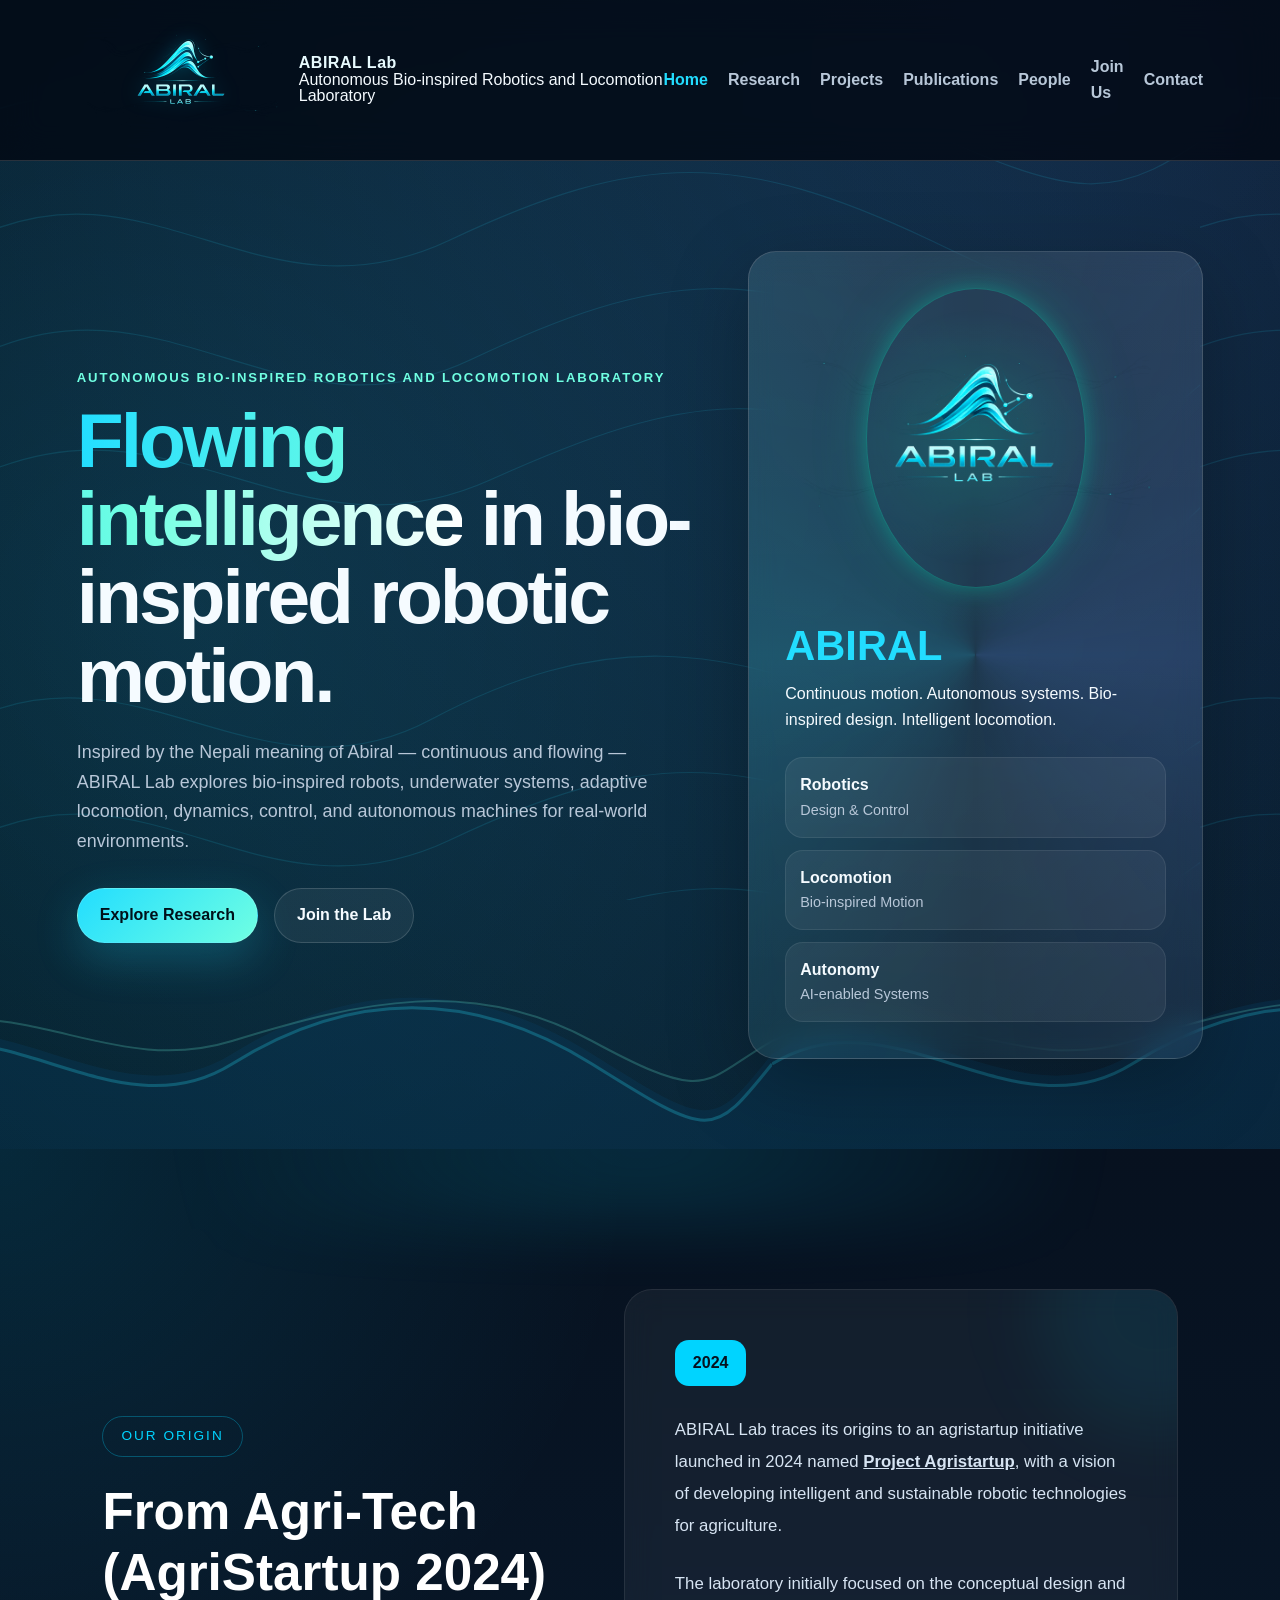
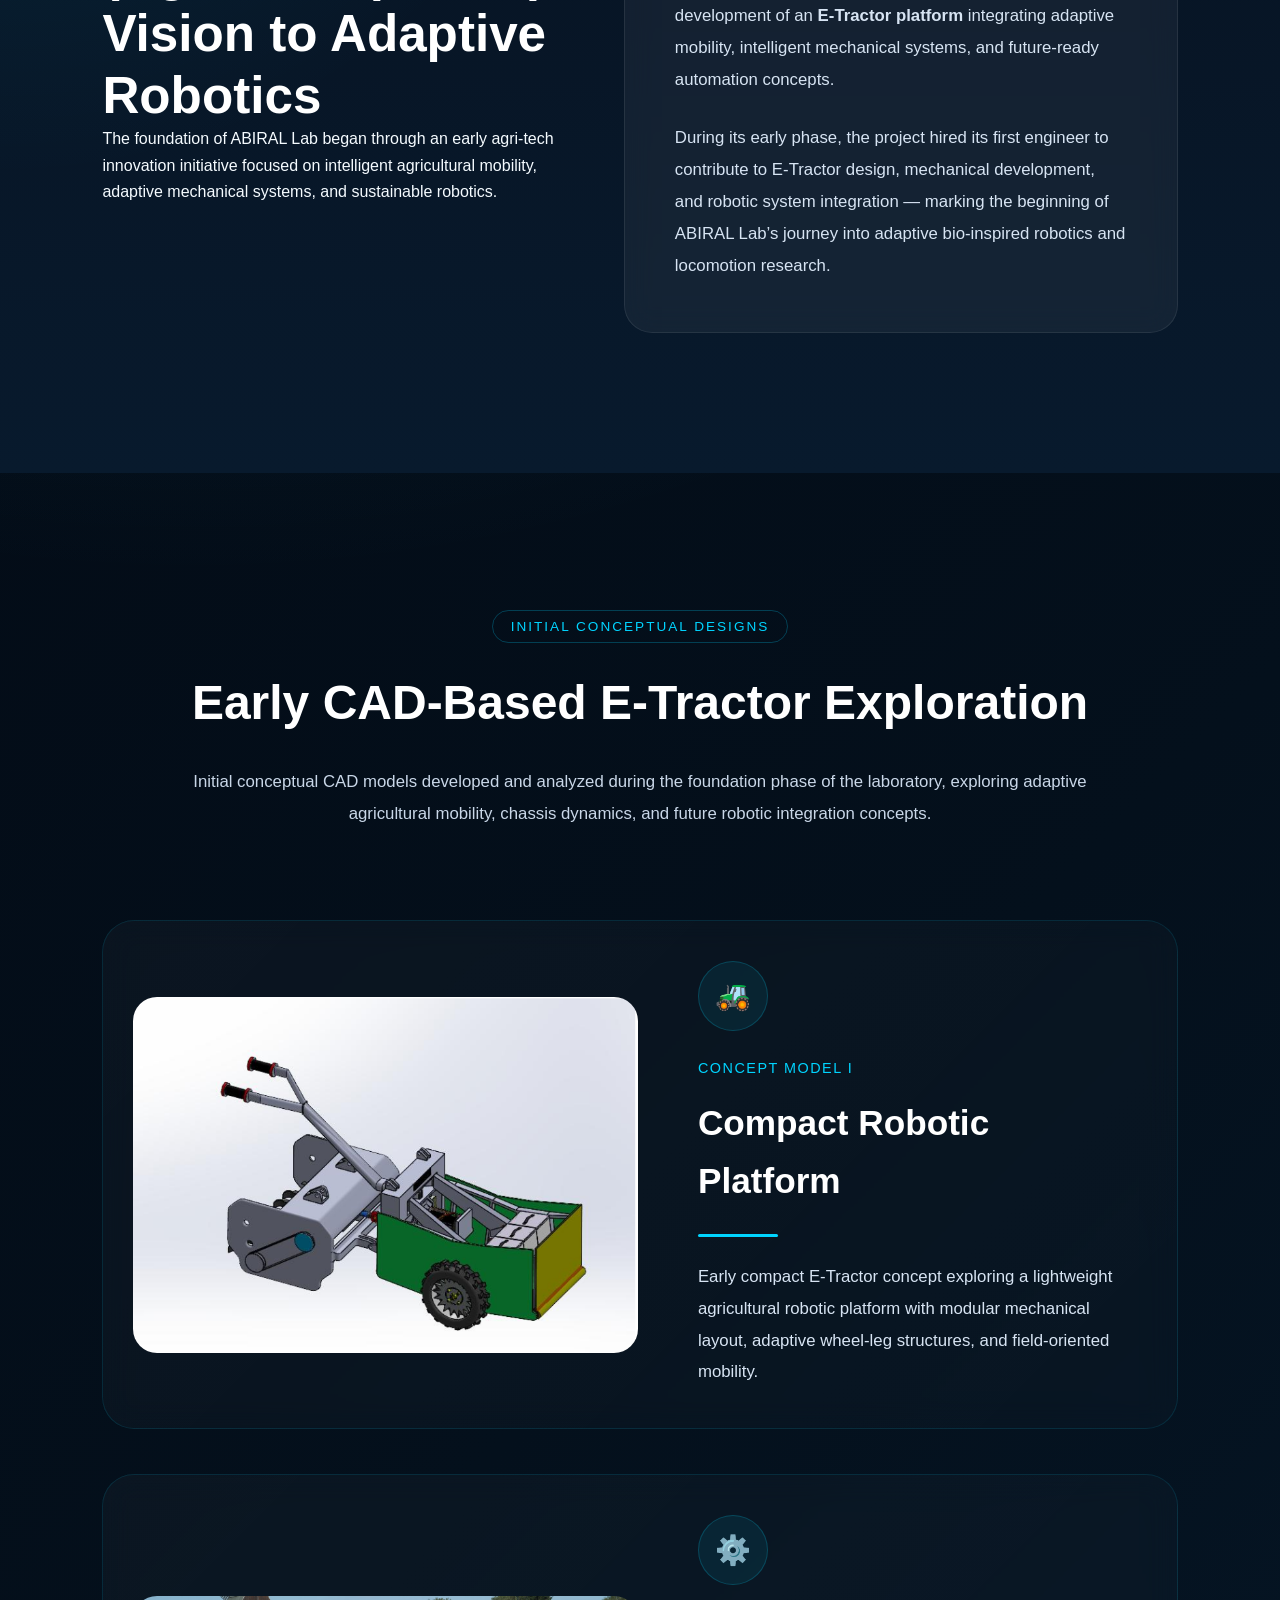
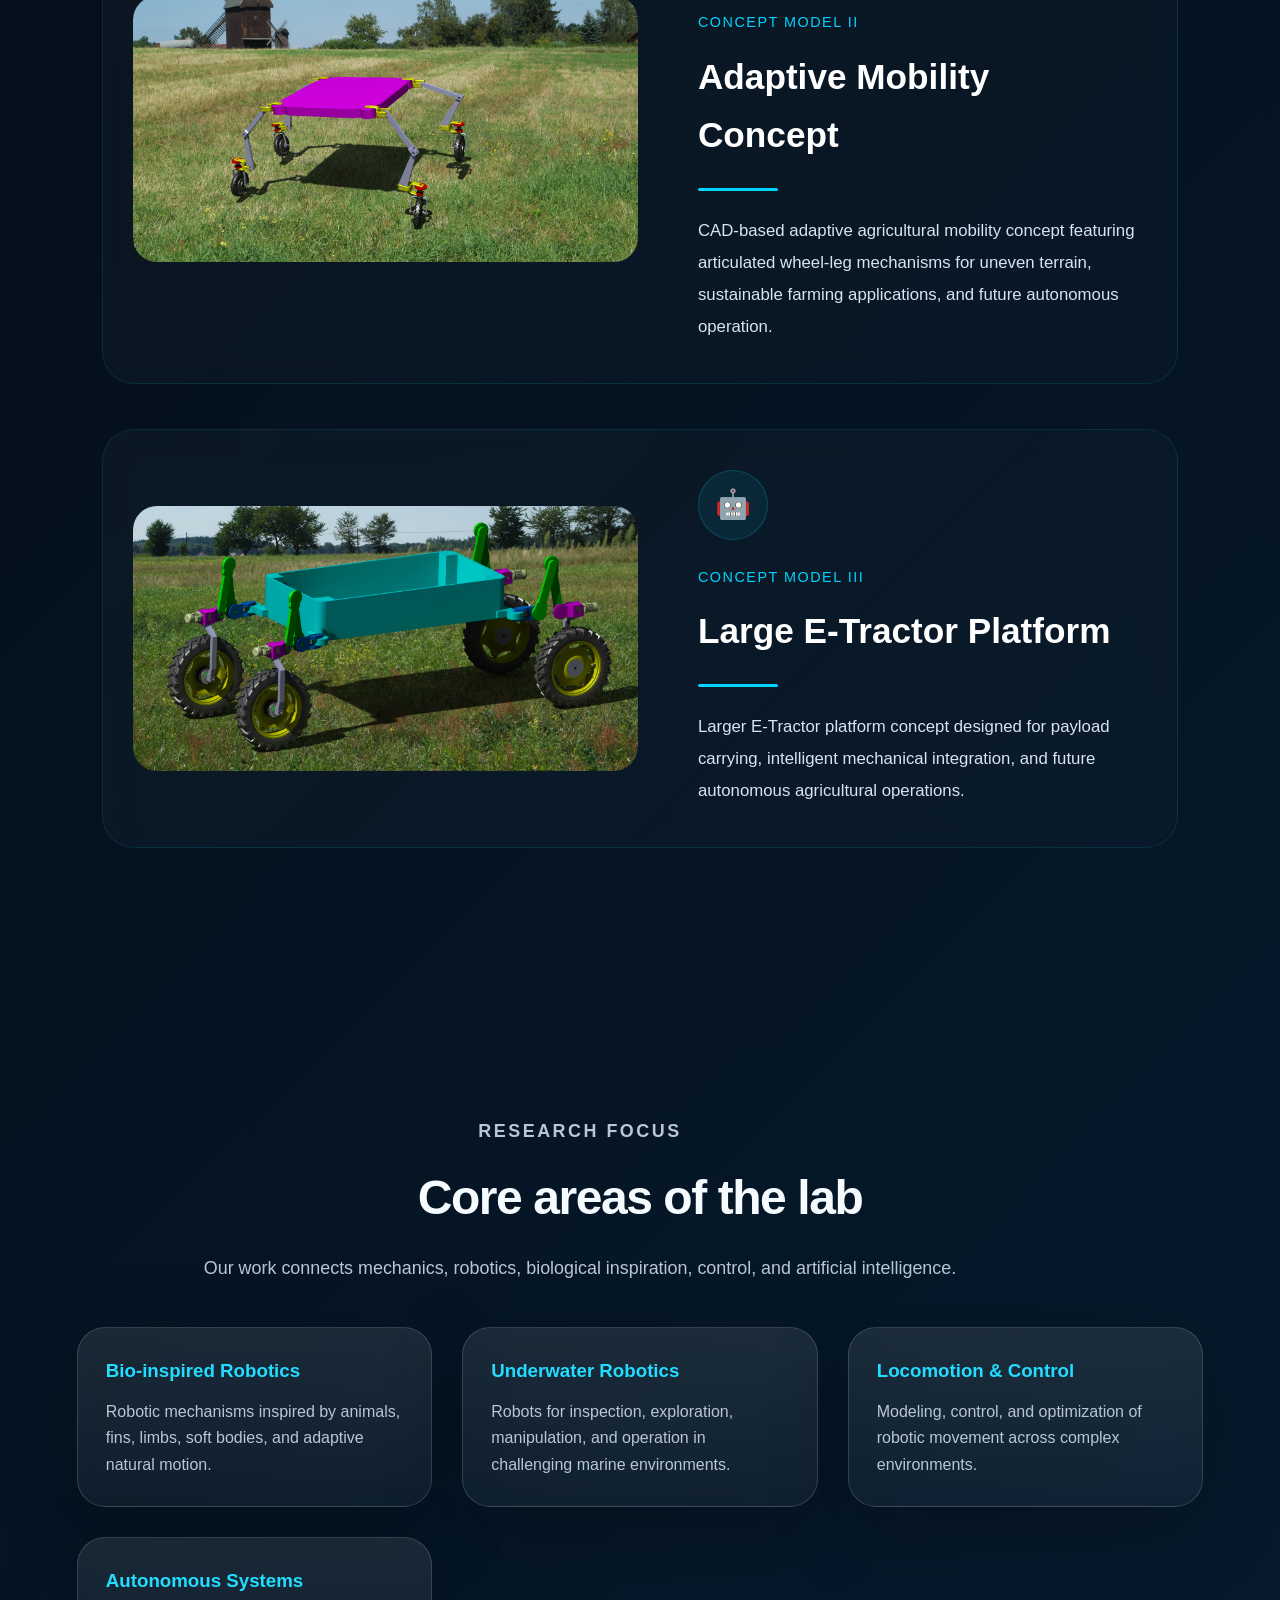
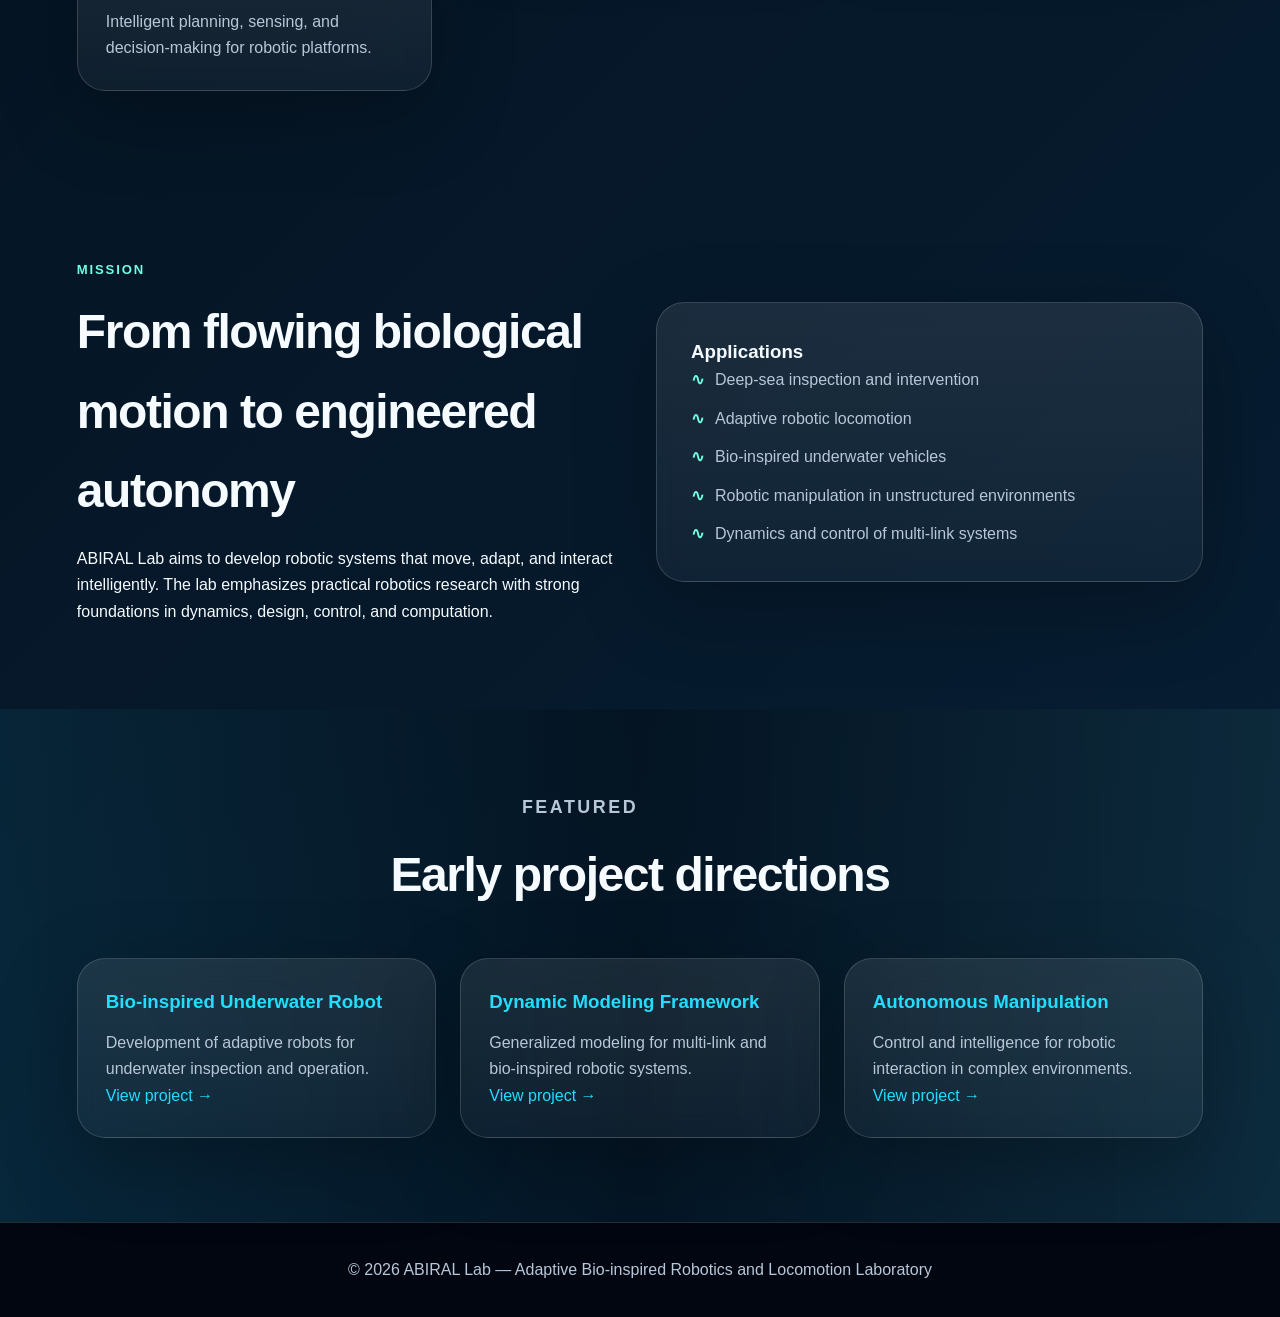
<file: index.html>
<!DOCTYPE html>
<html lang="en">
<head>
  <meta charset="UTF-8" />
  <meta name="viewport" content="width=device-width, initial-scale=1.0" />
  <meta name="description" content="ABIRAL Lab - Adaptive Bio-inspired Robotics and Locomotion Laboratory." />
  <title>ABIRAL Lab | Autonomous Bio-inspired Robotics and Locomotion Laboratory</title>
  <link rel="stylesheet" href="assets/css/style.css" />
</head>
<body>
  
  
  
	
<header class="site-header">

  <a class="brand" href="index.html">

    <img
      src="assets/images/logo.png"
      alt="ABIRAL Lab Logo"
      class="brand-logo"
    >

    <span class="brand-info">
<strong>ABIRAL Lab</strong>

<medium>
  Autonomous Bio-inspired Robotics and Locomotion Laboratory
</medium>
    </span>

  </a>



    <button class="menu-toggle" aria-label="Toggle navigation">☰</button>
    <nav class="nav">
      <a class="active" href="index.html">Home</a>
      <a href="research.html">Research</a>
      <a href="projects.html">Projects</a>
      <a href="publications.html">Publications</a>
      <a href="people.html">People</a>
      <a href="join.html">Join Us</a>
      <a href="contact.html">Contact</a>
    </nav>
  </header>




  <main>
    <section class="hero">
      <div class="hero-grid">
        <div class="hero-text">
          <p class="eyebrow">Autonomous Bio-inspired Robotics and Locomotion Laboratory</p>
          <h1><span>Flowing intelligence</span> in bio-inspired robotic motion.</h1>
          <p class="lead">Inspired by the Nepali meaning of Abiral — continuous and flowing — ABIRAL Lab explores bio-inspired robots, underwater systems, adaptive locomotion, dynamics, control, and autonomous machines for real-world environments.</p>
          <div class="hero-actions">
            <a class="btn primary" href="research.html">Explore Research</a>
            <a class="btn secondary" href="join.html">Join the Lab</a>
          </div>
        </div>


        <div class="hero-card">
          <div class="orbit">
  <img
    src="assets/images/logo.png"
    alt="ABIRAL Lab Logo"
    class="orbit-logo"
  >
</div>
          <h2>ABIRAL</h2>
          <p>Continuous motion. Autonomous systems. Bio-inspired design. Intelligent locomotion.</p>
          <div class="stats">
            <div><strong>Robotics</strong><span>Design & Control</span></div>
            <div><strong>Locomotion</strong><span>Bio-inspired Motion</span></div>
            <div><strong>Autonomy</strong><span>AI-enabled Systems</span></div>
          </div>
        </div>
		
		
		
		
      </div>
    </section>



<!-- ABOUT / ORIGIN SECTION -->
<section class="origin-section">

  <div class="wave-divider"></div>

  <div class="origin-container">

    <!-- LEFT -->
    <div class="origin-left">

      <span class="origin-tag">OUR ORIGIN</span>

      <h2>
        From Agri-Tech <strong>(AgriStartup 2024)</strong><br>
        Vision to Adaptive Robotics
      </h2>

      <p class="origin-intro">
        The foundation of ABIRAL Lab began through an early agri-tech
        innovation initiative focused on intelligent agricultural mobility,
        adaptive mechanical systems, and sustainable robotics.
      </p>

    </div>

    <!-- RIGHT -->
    <div class="origin-right">

      <div class="origin-card">

        <div class="year-badge">2024</div>

        <p>
          ABIRAL Lab traces its origins to an agristartup initiative
          launched in 2024 named
          <strong><u>Project Agristartup</u></strong>,
          with a vision of developing intelligent and sustainable robotic
          technologies for agriculture.
        </p>

        <br>

        <p>
          The laboratory initially focused on the conceptual design and
          development of an <strong>E-Tractor platform</strong> integrating
          adaptive mobility, intelligent mechanical systems, and future-ready
          automation concepts.
        </p>

        <br>

        <p>
          During its early phase, the project hired its first engineer to
          contribute to E-Tractor design, mechanical development, and robotic
          system integration — marking the beginning of ABIRAL Lab’s journey
          into adaptive bio-inspired robotics and locomotion research.
        </p>

      </div>

    </div>

  </div>



</section>
<!-- =========================================
     CAD SHOWCASE SECTION
========================================= -->

<section class="cad-showcase">

  <div class="cad-header">

    <span>INITIAL CONCEPTUAL DESIGNS</span>

    <h3>
      Early CAD-Based E-Tractor Exploration
    </h3>

    <p>
      Initial conceptual CAD models developed and analyzed during the
      foundation phase of the laboratory, exploring adaptive agricultural
      mobility, chassis dynamics, and future robotic integration concepts.
    </p>

  </div>

  <!-- MODEL 1 -->
  <div class="cad-row">

    <div class="cad-image">
      <img src="assets/images/model1.png"
           alt="Compact robotic agricultural platform">
    </div>

    <div class="cad-content">

      <div class="cad-icon">
        🚜
      </div>

      <span class="cad-label">
        CONCEPT MODEL I
      </span>

      <h4>
        Compact Robotic Platform
      </h4>

      <div class="cad-line"></div>

      <p>
        Early compact E-Tractor concept exploring a lightweight
        agricultural robotic platform with modular mechanical layout,
        adaptive wheel-leg structures, and field-oriented mobility.
      </p>

    </div>

  </div>

  <!-- MODEL 2 -->
  <div class="cad-row">

    <div class="cad-image">
      <img src="assets/images/model2.png"
           alt="Adaptive mobility agricultural robot">
    </div>

    <div class="cad-content">

      <div class="cad-icon">
        ⚙️
      </div>

      <span class="cad-label">
        CONCEPT MODEL II
      </span>

      <h4>
        Adaptive Mobility Concept
      </h4>

      <div class="cad-line"></div>

      <p>
        CAD-based adaptive agricultural mobility concept featuring
        articulated wheel-leg mechanisms for uneven terrain,
        sustainable farming applications, and future autonomous operation.
      </p>

    </div>

  </div>

  <!-- MODEL 3 -->
  <div class="cad-row">

    <div class="cad-image">
      <img src="assets/images/model3.png"
           alt="Large E-Tractor CAD concept">
    </div>

    <div class="cad-content">

      <div class="cad-icon">
        🤖
      </div>

      <span class="cad-label">
        CONCEPT MODEL III
      </span>

      <h4>
        Large E-Tractor Platform
      </h4>

      <div class="cad-line"></div>

      <p>
        Larger E-Tractor platform concept designed for payload carrying,
        intelligent mechanical integration, and future autonomous
        agricultural operations.
      </p>

    </div>

  </div>

</section>






    <section class="section">
      <div class="section-heading">
        <p class="eyebrow">Research Focus</p>
        <h2>Core areas of the lab</h2>
        <p>Our work connects mechanics, robotics, biological inspiration, control, and artificial intelligence.</p>
      </div>
      <div class="cards four">
        <article class="card"><h3>Bio-inspired Robotics</h3><p>Robotic mechanisms inspired by animals, fins, limbs, soft bodies, and adaptive natural motion.</p></article>
        <article class="card"><h3>Underwater Robotics</h3><p>Robots for inspection, exploration, manipulation, and operation in challenging marine environments.</p></article>
        <article class="card"><h3>Locomotion & Control</h3><p>Modeling, control, and optimization of robotic movement across complex environments.</p></article>
        <article class="card"><h3>Autonomous Systems</h3><p>Intelligent planning, sensing, and decision-making for robotic platforms.</p></article>
      </div>
    </section>

    <section class="section split">
      <div>
        <p class="eyebrow">Mission</p>
        <h2>From flowing biological motion to engineered autonomy</h2>
        <p>ABIRAL Lab aims to develop robotic systems that move, adapt, and interact intelligently. The lab emphasizes practical robotics research with strong foundations in dynamics, design, control, and computation.</p>
      </div>
      <div class="panel">
        <h3>Applications</h3>
        <ul class="clean-list">
          <li>Deep-sea inspection and intervention</li>
          <li>Adaptive robotic locomotion</li>
          <li>Bio-inspired underwater vehicles</li>
          <li>Robotic manipulation in unstructured environments</li>
          <li>Dynamics and control of multi-link systems</li>
        </ul>
      </div>
    </section>

    <section class="section dark-band">
      <div class="section-heading">
        <p class="eyebrow">Featured</p>
        <h2>Early project directions</h2>
      </div>
      <div class="cards three">
        <article class="card glow"><h3>Bio-inspired Underwater Robot</h3><p>Development of adaptive robots for underwater inspection and operation.</p><a href="projects.html">View project →</a></article>
        <article class="card glow"><h3>Dynamic Modeling Framework</h3><p>Generalized modeling for multi-link and bio-inspired robotic systems.</p><a href="projects.html">View project →</a></article>
        <article class="card glow"><h3>Autonomous Manipulation</h3><p>Control and intelligence for robotic interaction in complex environments.</p><a href="projects.html">View project →</a></article>
      </div>
    </section>
  </main>

  <footer class="footer"><p>© 2026 ABIRAL Lab — Adaptive Bio-inspired Robotics and Locomotion Laboratory</p></footer>
  <script src="assets/js/main.js"></script>
</body>
</html>
</file>
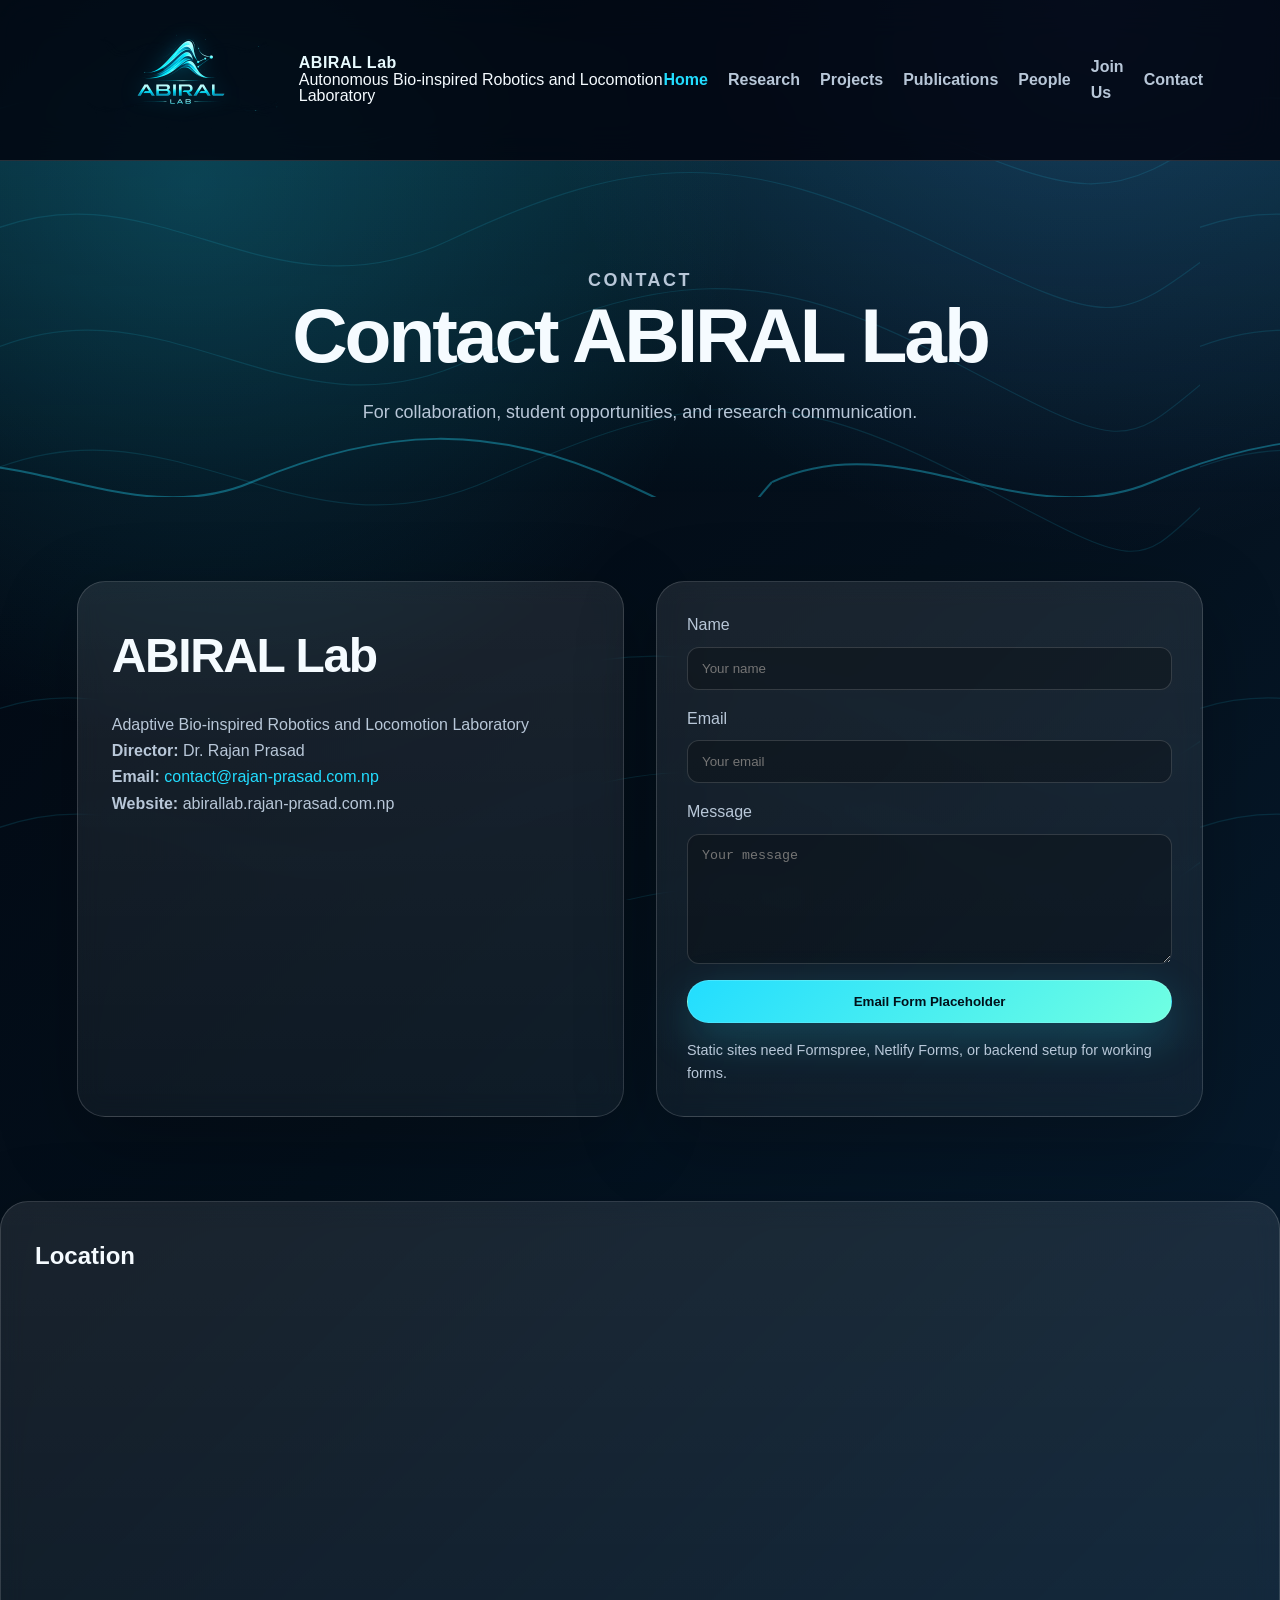
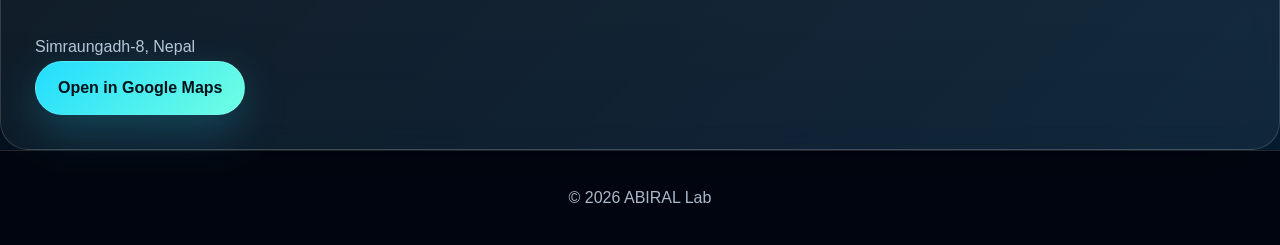
<file: contact.html>
<!DOCTYPE html><html lang="en"><head><meta charset="UTF-8"><meta name="viewport" content="width=device-width, initial-scale=1.0"><title>Contact | ABIRAL Lab</title><link rel="stylesheet" href="assets/css/style.css"></head><body>
<header class="site-header">

  <a class="brand" href="index.html">

    <img
      src="assets/images/logo.png"
      alt="ABIRAL Lab Logo"
      class="brand-logo"
    >

    <span class="brand-info">
<strong>ABIRAL Lab</strong>

<medium>
  Autonomous Bio-inspired Robotics and Locomotion Laboratory
</medium>
    </span>

  </a>



    <button class="menu-toggle" aria-label="Toggle navigation">☰</button>
    <nav class="nav">
      <a class="active" href="index.html">Home</a>
      <a href="research.html">Research</a>
      <a href="projects.html">Projects</a>
      <a href="publications.html">Publications</a>
      <a href="people.html">People</a>
      <a href="join.html">Join Us</a>
      <a href="contact.html">Contact</a>
    </nav>
  </header>


<main><section class="page-hero"><p class="eyebrow">Contact</p><h1>Contact ABIRAL Lab</h1><p>For collaboration, student opportunities, and research communication.</p></section>
<section class="section contact-grid"><div class="panel"><h2>ABIRAL Lab</h2><p>Adaptive Bio-inspired Robotics and Locomotion Laboratory</p><p><strong>Director:</strong> Dr. Rajan Prasad</p><p><strong>Email:</strong> <a href="mailto:contact@rajan-prasad.com.np">contact@rajan-prasad.com.np</a></p><p><strong>Website:</strong> abirallab.rajan-prasad.com.np</p></div><form class="contact-form"><label>Name<input type="text" placeholder="Your name"></label><label>Email<input type="email" placeholder="Your email"></label><label>Message<textarea placeholder="Your message"></textarea></label><button class="btn primary" type="button">Email Form Placeholder</button><p class="note">Static sites need Formspree, Netlify Forms, or backend setup for working forms.</p></form></section></main>


<div class="panel map-panel">
  <h2>Location</h2>

  <iframe
    src="https://www.google.com/maps?q=26.887777,85.162336&output=embed"
    width="100%"
    height="350"
    style="border:0; border-radius:16px;"
    allowfullscreen=""
    loading="lazy"
    referrerpolicy="no-referrer-when-downgrade">
  </iframe>

  <p class="map-note">
    Simraungadh-8, Nepal
  </p>

  <a
    class="btn primary"
    href="https://www.google.com/maps?q=26.887777,85.162336"
    target="_blank">
    Open in Google Maps
  </a>
</div>



<footer class="footer"><p>© 2026 ABIRAL Lab</p></footer><script src="assets/js/main.js"></script></body></html>
</file>
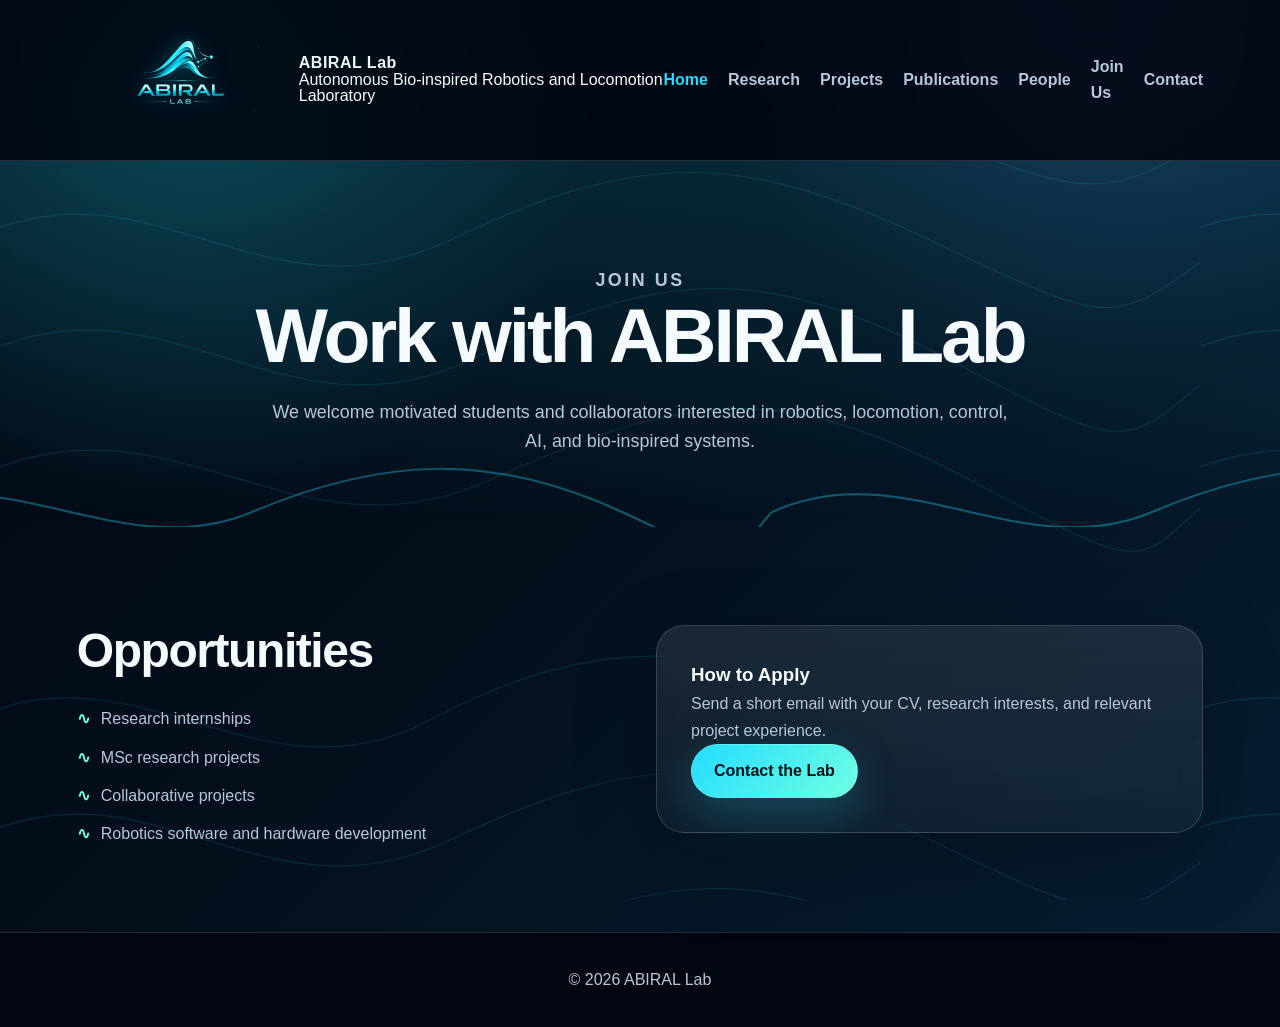
<file: join.html>
<!DOCTYPE html><html lang="en"><head><meta charset="UTF-8"><meta name="viewport" content="width=device-width, initial-scale=1.0"><title>Join Us | ABIRAL Lab</title><link rel="stylesheet" href="assets/css/style.css"></head><body>
<header class="site-header">

  <a class="brand" href="index.html">

    <img
      src="assets/images/logo.png"
      alt="ABIRAL Lab Logo"
      class="brand-logo"
    >

    <span class="brand-info">
<strong>ABIRAL Lab</strong>

<medium>
  Autonomous Bio-inspired Robotics and Locomotion Laboratory
</medium>
    </span>

  </a>



    <button class="menu-toggle" aria-label="Toggle navigation">☰</button>
    <nav class="nav">
      <a class="active" href="index.html">Home</a>
      <a href="research.html">Research</a>
      <a href="projects.html">Projects</a>
      <a href="publications.html">Publications</a>
      <a href="people.html">People</a>
      <a href="join.html">Join Us</a>
      <a href="contact.html">Contact</a>
    </nav>
  </header>


<main><section class="page-hero"><p class="eyebrow">Join Us</p><h1>Work with ABIRAL Lab</h1><p>We welcome motivated students and collaborators interested in robotics, locomotion, control, AI, and bio-inspired systems.</p></section>
<section class="section split"><div><h2>Opportunities</h2><ul class="clean-list"><li>Research internships</li><li>MSc research projects</li><li>Collaborative projects</li><li>Robotics software and hardware development</li></ul></div><div class="panel"><h3>How to Apply</h3><p>Send a short email with your CV, research interests, and relevant project experience.</p><a class="btn primary" href="contact.html">Contact the Lab</a></div></section></main>
<footer class="footer"><p>© 2026 ABIRAL Lab</p></footer><script src="assets/js/main.js"></script></body></html>
</file>
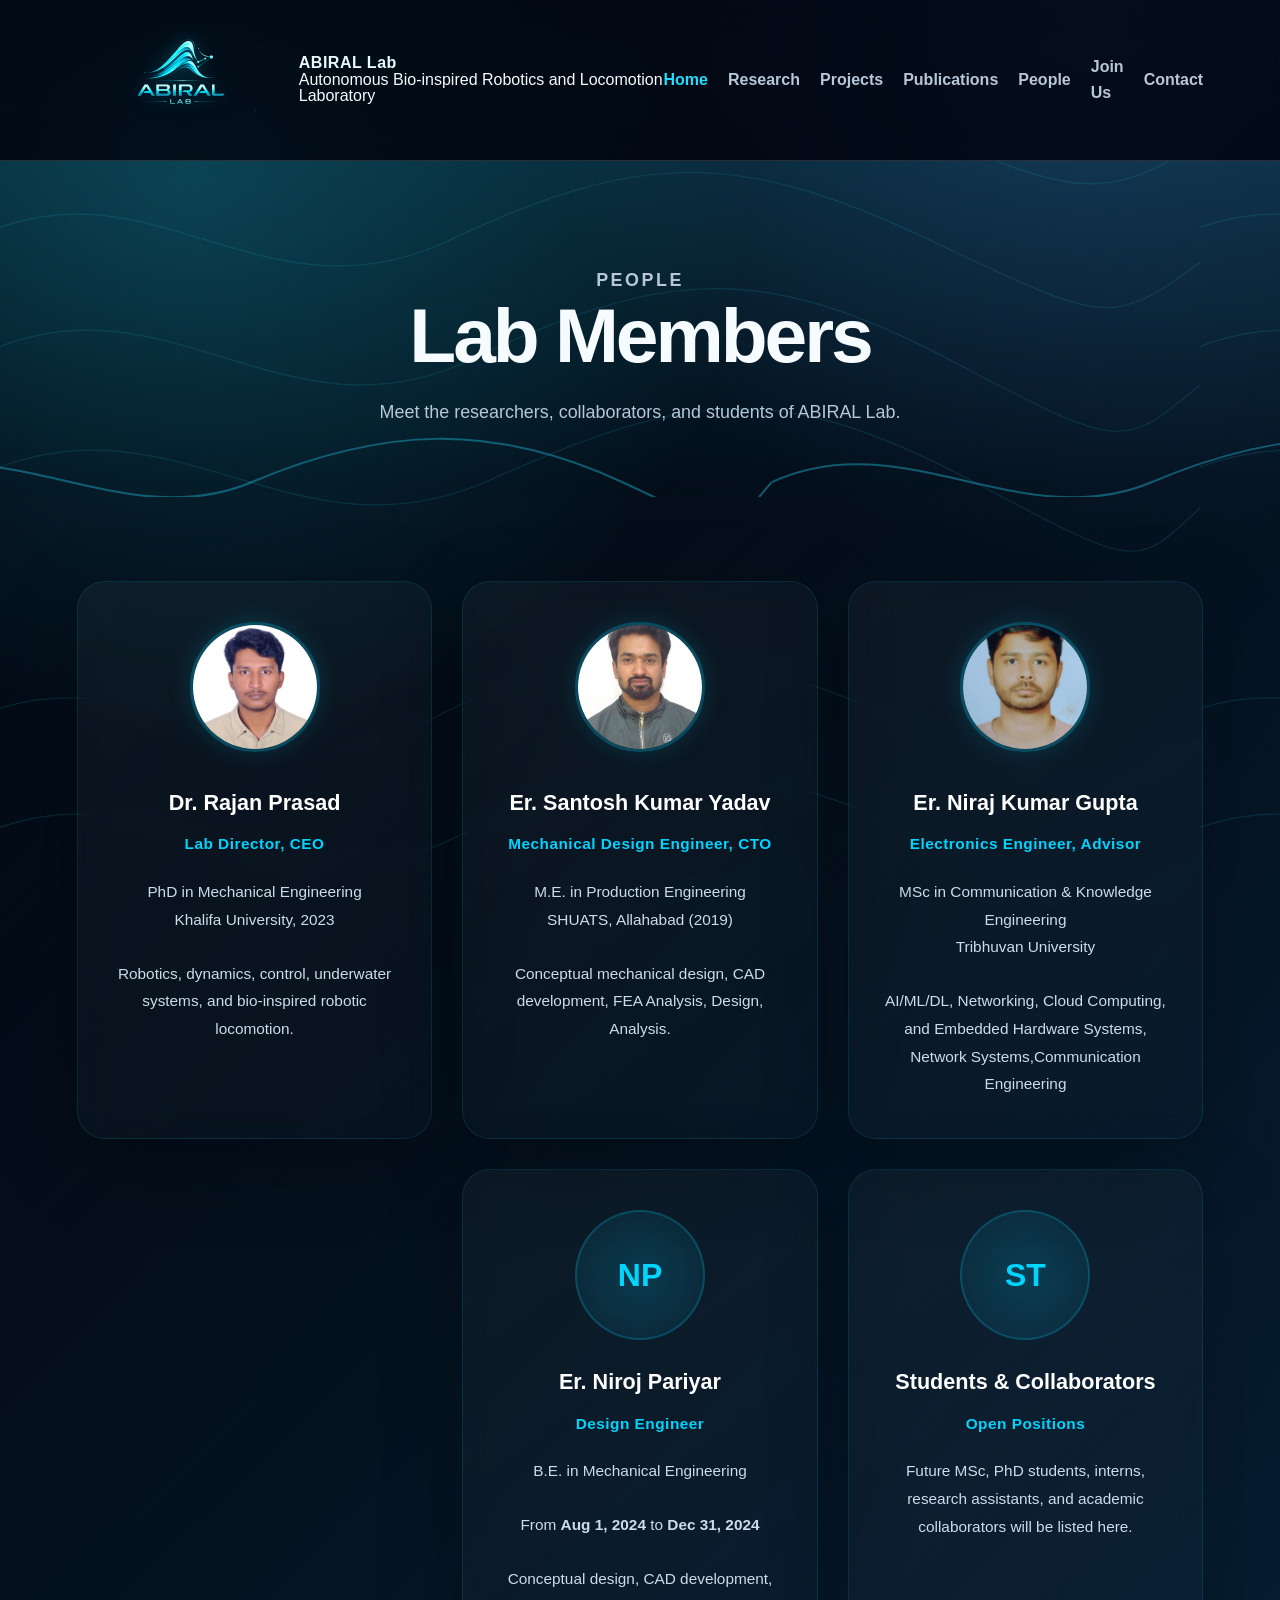
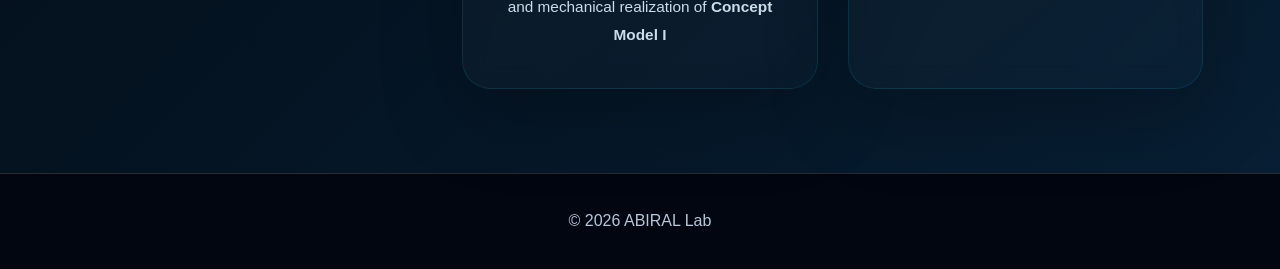
<file: people.html>
<!DOCTYPE html><html lang="en"><head><meta charset="UTF-8"><meta name="viewport" content="width=device-width, initial-scale=1.0"><title>People | ABIRAL Lab</title><link rel="stylesheet" href="assets/css/style.css"></head><body>
<header class="site-header">

  <a class="brand" href="index.html">

    <img
      src="assets/images/logo.png"
      alt="ABIRAL Lab Logo"
      class="brand-logo"
    >

    <span class="brand-info">
<strong>ABIRAL Lab</strong>

<medium>
  Autonomous Bio-inspired Robotics and Locomotion Laboratory
</medium>
    </span>

  </a>



    <button class="menu-toggle" aria-label="Toggle navigation">☰</button>
    <nav class="nav">
      <a class="active" href="index.html">Home</a>
      <a href="research.html">Research</a>
      <a href="projects.html">Projects</a>
      <a href="publications.html">Publications</a>
      <a href="people.html">People</a>
      <a href="join.html">Join Us</a>
      <a href="contact.html">Contact</a>
    </nav>
  </header>

<main><section class="page-hero"><p class="eyebrow">People</p><h1>Lab Members</h1><p>Meet the researchers, collaborators, and students of ABIRAL Lab.</p></section>


<section class="section">

  <div class="cards four">

    <!-- RAJAN -->

    <article class="person">

      <img
        src="assets/images/rajan.png"
        alt="Dr. Rajan Prasad"
        class="person-img"
      >

      <h3>Dr. Rajan Prasad</h3>

      <p class="role">
        Lab Director, CEO
      </p>

      <p>
	  PhD in Mechanical Engineering<br>
	  Khalifa University, 2023
	  </p>
	  <br>
	  <p>
        Robotics, dynamics, control,
        underwater systems, and
        bio-inspired robotic locomotion.
      </p>

    </article>

    <!-- SANTOSH -->

    <article class="person">

      <img
        src="assets/images/santosh.png"
        alt="Er. Santosh Kumar Yadav"
        class="person-img"
      >

      <h3>Er. Santosh Kumar Yadav</h3>

      <p class="role">
        Mechanical Design Engineer, CTO
      </p>

      <p>
        M.E. in Production Engineering<br>
        SHUATS, Allahabad (2019)
      </p>

      <br>

      <p>
        Conceptual mechanical design, CAD development, FEA Analysis, Design, Analysis.
      </p>

    </article>



<article class="person">

      <img
        src="assets/images/niraj.png"
        alt="Er. Niraj Kumar Gupta"
        class="person-img"
      >

  <h3>Er. Niraj Kumar Gupta</h3>

  <p class="role">
    Electronics Engineer, Advisor
  </p>

  <p>
    MSc in Communication & Knowledge Engineering<br>
    Tribhuvan University
  </p>

  <br>

  <p>
    AI/ML/DL, Networking, Cloud Computing, and Embedded Hardware Systems, Network Systems,Communication Engineering
  </p>

 

</article>
<article>

</article>



<!-- NIROJ -->

<article class="person">

  <div class="avatar">
    NP
  </div>

  <h3>Er. Niroj Pariyar</h3>

  <p class="role">
    Design Engineer
  </p>

  <p>
    B.E. in Mechanical Engineering
  </p>

  <br>

  <p>
    From
    <strong>Aug 1, 2024</strong> to
    <strong>Dec 31, 2024</strong>
  </p>

  <br>

  <p>
    Conceptual design,
    CAD development, and mechanical
    realization of <strong>Concept Model I</strong>
    </p>

</article>


    <!-- OPEN POSITIONS -->

    <article class="person">

      <div class="avatar">
        ST
      </div>

      <h3>Students & Collaborators</h3>

      <p class="role">
        Open Positions
      </p>

      <p>
        Future MSc, PhD students,
        interns, research assistants,
        and academic collaborators
        will be listed here.
      </p>

    </article>

  </div>

</section>


</main>



<footer class="footer"><p>© 2026 ABIRAL Lab</p></footer><script src="assets/js/main.js"></script></body></html>
</file>
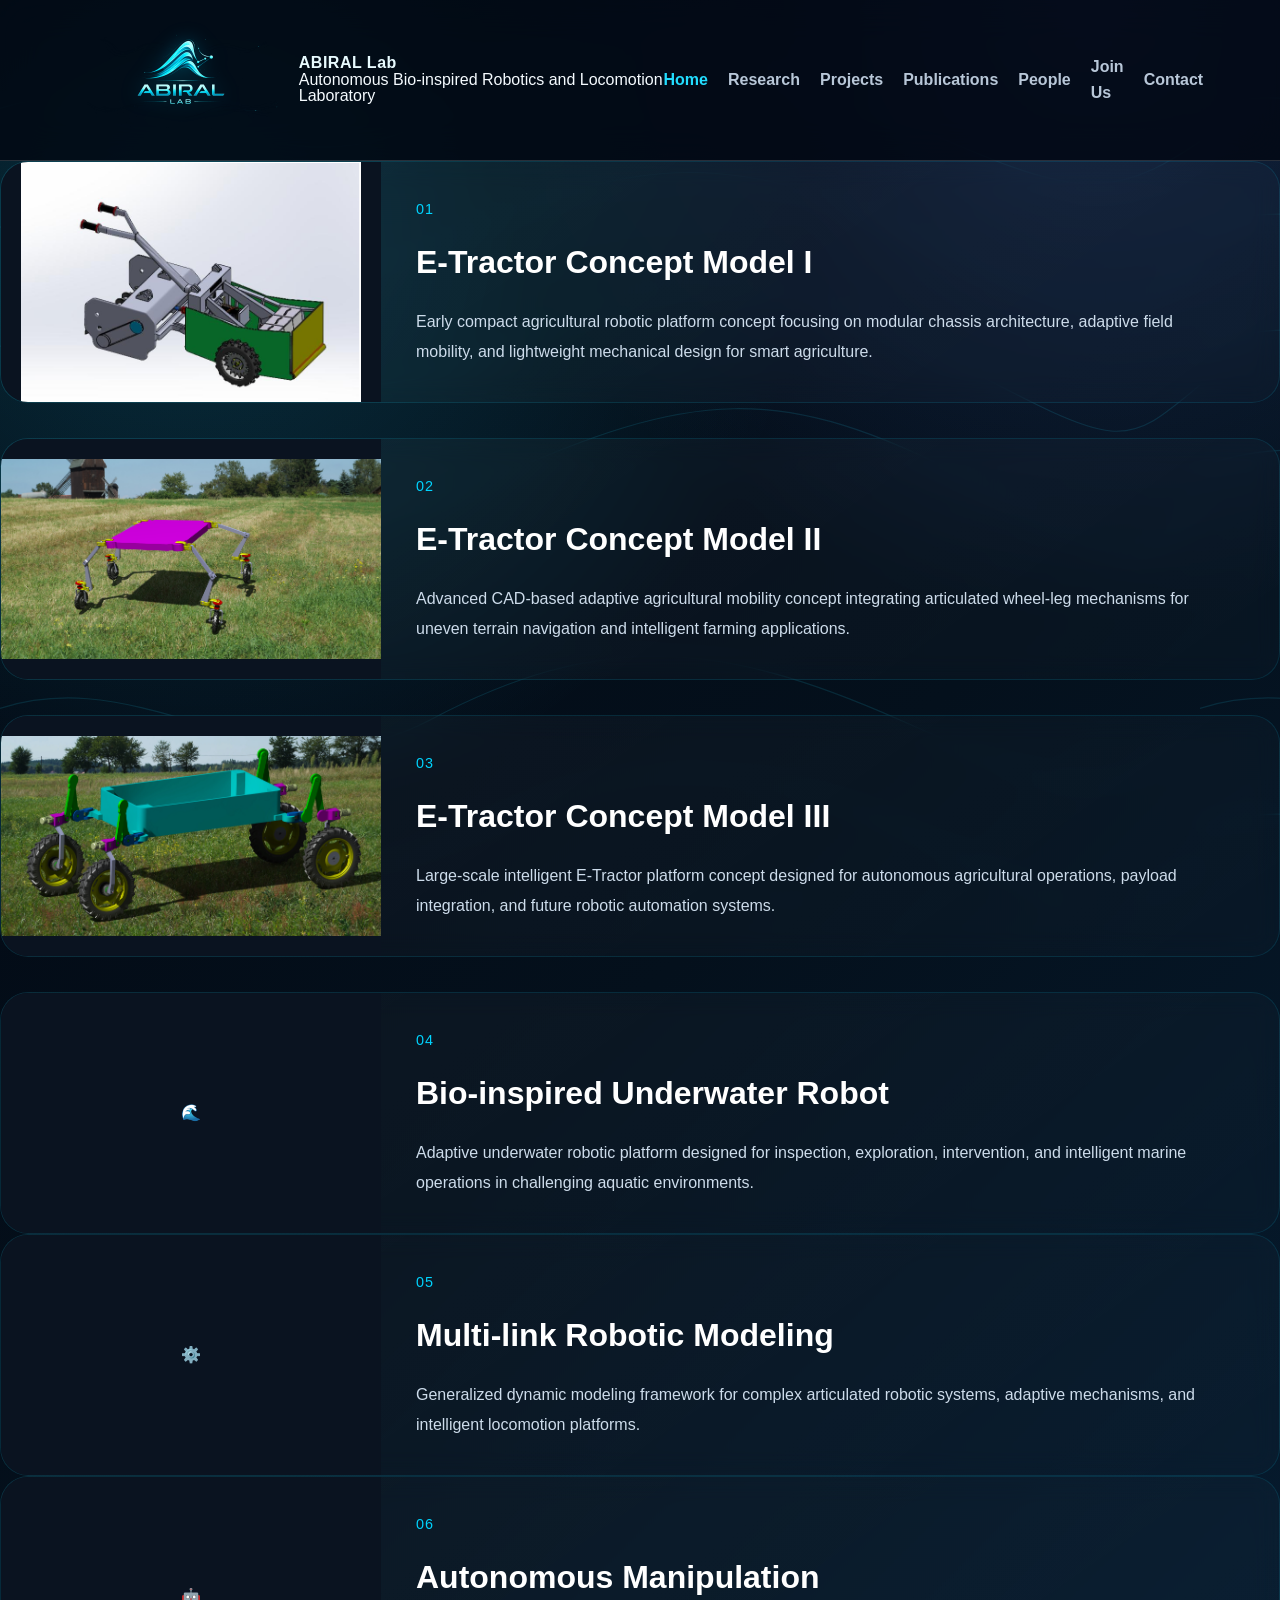
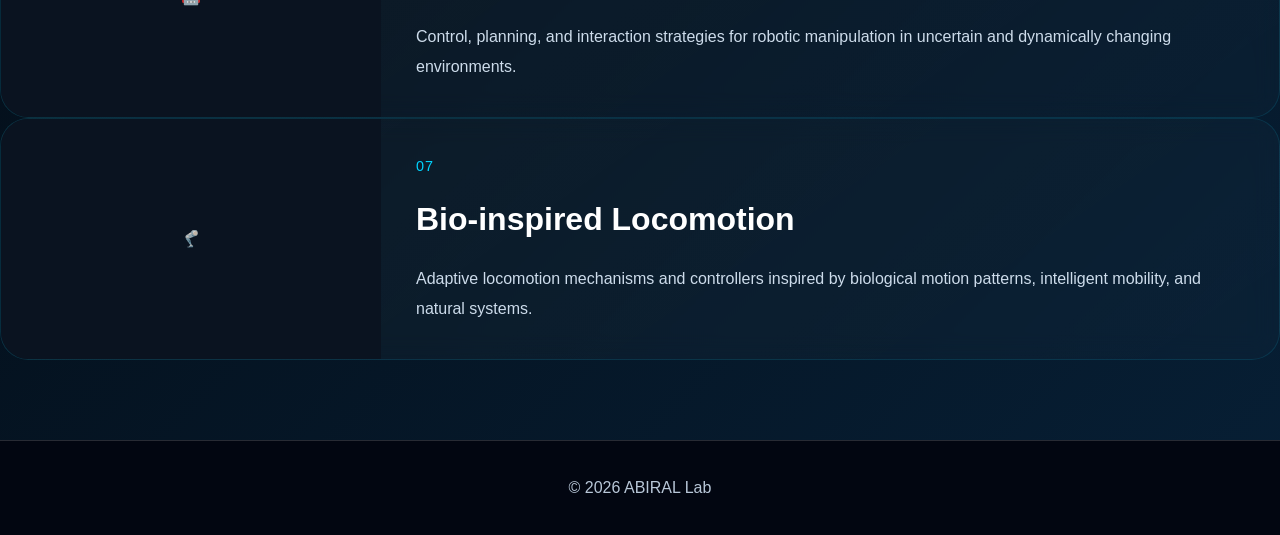
<file: projects.html>
<!DOCTYPE html><html lang="en"><head><meta charset="UTF-8"><meta name="viewport" content="width=device-width, initial-scale=1.0"><title>Projects | ABIRAL Lab</title>

<link rel="stylesheet" href="assets/css/style.css"></head><body>
<header class="site-header">

  <a class="brand" href="index.html">

    <img
      src="assets/images/logo.png"
      alt="ABIRAL Lab Logo"
      class="brand-logo"
    >

    <span class="brand-info">
<strong>ABIRAL Lab</strong>

<medium>
  Autonomous Bio-inspired Robotics and Locomotion Laboratory
</medium>

    </span>

  </a>



    <button class="menu-toggle" aria-label="Toggle navigation">☰</button>
    <nav class="nav">
      <a class="active" href="index.html">Home</a>
      <a href="research.html">Research</a>
      <a href="projects.html">Projects</a>
      <a href="publications.html">Publications</a>
      <a href="people.html">People</a>
      <a href="join.html">Join Us</a>
      <a href="contact.html">Contact</a>
    </nav>
  </header>




<!-- =========================================
     E-TRACTOR PROJECTS
========================================= -->

<div class="tractor-projects">

  <!-- MODEL I -->

  <article class="tractor-card">

    <div class="tractor-image">

      <img
        src="assets/images/model1.png"
        alt="E-Tractor Concept Model I"
      >

    </div>

    <div class="tractor-content">

      <span>01</span>

      <h3>
        E-Tractor Concept Model I
      </h3>

      <p>
        Early compact agricultural robotic platform concept focusing
        on modular chassis architecture, adaptive field mobility,
        and lightweight mechanical design for smart agriculture.
      </p>

    </div>

  </article>

  <!-- MODEL II -->

  <article class="tractor-card">

    <div class="tractor-image">

      <img
        src="assets/images/model2.png"
        alt="E-Tractor Concept Model II"
      >

    </div>

    <div class="tractor-content">

      <span>02</span>

      <h3>
        E-Tractor Concept Model II
      </h3>

      <p>
        Advanced CAD-based adaptive agricultural mobility concept
        integrating articulated wheel-leg mechanisms for uneven
        terrain navigation and intelligent farming applications.
      </p>

    </div>

  </article>

  <!-- MODEL III -->

  <article class="tractor-card">

    <div class="tractor-image">

      <img
        src="assets/images/model3.png"
        alt="E-Tractor Concept Model III"
      >

    </div>

    <div class="tractor-content">

      <span>03</span>

      <h3>
        E-Tractor Concept Model III
      </h3>

      <p>
        Large-scale intelligent E-Tractor platform concept designed
        for autonomous agricultural operations, payload integration,
        and future robotic automation systems.
      </p>

    </div>


  </article>


<!-- =========================================
     OTHER RESEARCH PROJECTS
========================================= -->

<div class="other-projects">

  <!-- UNDERWATER ROBOT -->

  <article class="tractor-card">

    <div class="tractor-image placeholder-image">

      <div class="placeholder-icon">
        🌊
      </div>

    </div>

    <div class="tractor-content">

      <span>04</span>

      <h3>
        Bio-inspired Underwater Robot
      </h3>

      <p>
        Adaptive underwater robotic platform designed for
        inspection, exploration, intervention, and intelligent
        marine operations in challenging aquatic environments.
      </p>

    </div>

  </article>

  <!-- MULTI-LINK -->

  <article class="tractor-card">

    <div class="tractor-image placeholder-image">

      <div class="placeholder-icon">
        ⚙️
      </div>

    </div>

    <div class="tractor-content">

      <span>05</span>

      <h3>
        Multi-link Robotic Modeling
      </h3>

      <p>
        Generalized dynamic modeling framework for complex
        articulated robotic systems, adaptive mechanisms,
        and intelligent locomotion platforms.
      </p>

    </div>

  </article>

  <!-- AUTONOMOUS MANIPULATION -->

  <article class="tractor-card">

    <div class="tractor-image placeholder-image">

      <div class="placeholder-icon">
        🤖
      </div>

    </div>

    <div class="tractor-content">

      <span>06</span>

      <h3>
        Autonomous Manipulation
      </h3>

      <p>
        Control, planning, and interaction strategies for
        robotic manipulation in uncertain and dynamically
        changing environments.
      </p>

    </div>

  </article>

  <!-- LOCOMOTION -->

  <article class="tractor-card">

    <div class="tractor-image placeholder-image">

      <div class="placeholder-icon">
        🦿
      </div>

    </div>

    <div class="tractor-content">

      <span>07</span>

      <h3>
        Bio-inspired Locomotion
      </h3>

      <p>
        Adaptive locomotion mechanisms and controllers
        inspired by biological motion patterns,
        intelligent mobility, and natural systems.
      </p>

    </div>

  </article>

</div>




</div>




<footer class="footer"><p>© 2026 ABIRAL Lab</p></footer><script src="assets/js/main.js"></script></body></html>
</file>
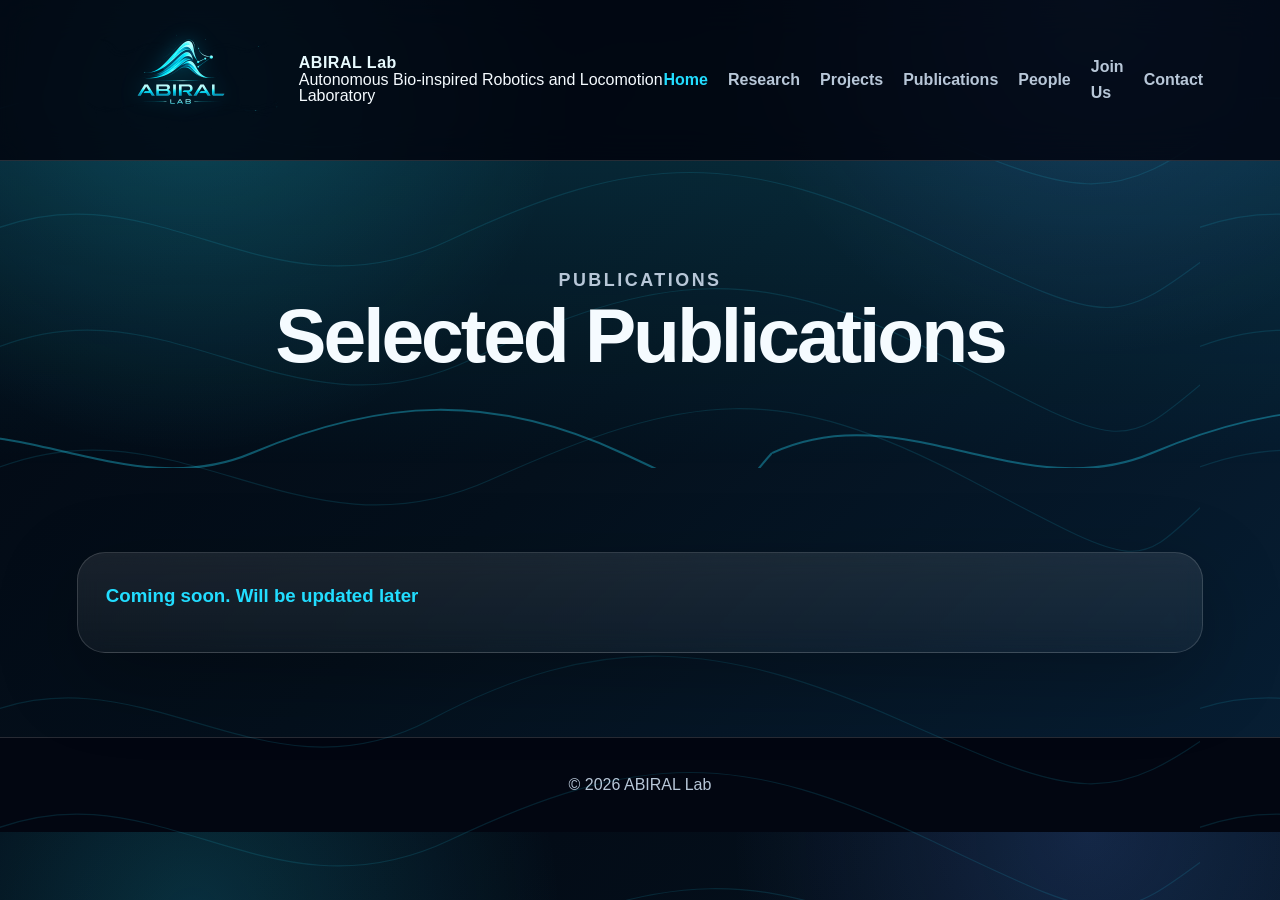
<file: publications.html>
<!DOCTYPE html><html lang="en"><head><meta charset="UTF-8"><meta name="viewport" content="width=device-width, initial-scale=1.0"><title>Publications | ABIRAL Lab</title><link rel="stylesheet" href="assets/css/style.css"></head><body>
<header class="site-header">

  <a class="brand" href="index.html">

    <img
      src="assets/images/logo.png"
      alt="ABIRAL Lab Logo"
      class="brand-logo"
    >

    <span class="brand-info">
<strong>ABIRAL Lab</strong>

<medium>
  Autonomous Bio-inspired Robotics and Locomotion Laboratory
</medium>

    </span>

  </a>



    <button class="menu-toggle" aria-label="Toggle navigation">☰</button>
    <nav class="nav">
      <a class="active" href="index.html">Home</a>
      <a href="research.html">Research</a>
      <a href="projects.html">Projects</a>
      <a href="publications.html">Publications</a>
      <a href="people.html">People</a>
      <a href="join.html">Join Us</a>
      <a href="contact.html">Contact</a>
    </nav>
  </header>


<main><section class="page-hero"><p class="eyebrow">Publications</p><h1>Selected Publications</h1></section>

<!--
<section class="section"><div class="publication"><h3>Publication Title Goes Here</h3><p><strong>Authors:</strong> Rajan Prasad, Collaborators</p><p><strong>Venue:</strong> Journal / Conference Name, 2026</p><p><a href="#">DOI / PDF / BibTeX</a></p></div><div class="publication"><h3>Another Research Paper Title</h3><p><strong>Authors:</strong> Rajan Prasad, Collaborators</p><p><strong>Venue:</strong> Journal / Conference Name, 2025</p><p><a href="#">DOI / PDF / BibTeX</a></p></div></section></main>

-->

<section class="section"><div class="publication">
<h3>Coming soon. Will be updated later</h3><p>
</section></main>








<footer class="footer"><p>© 2026 ABIRAL Lab</p></footer><script src="assets/js/main.js"></script></body></html>
</file>
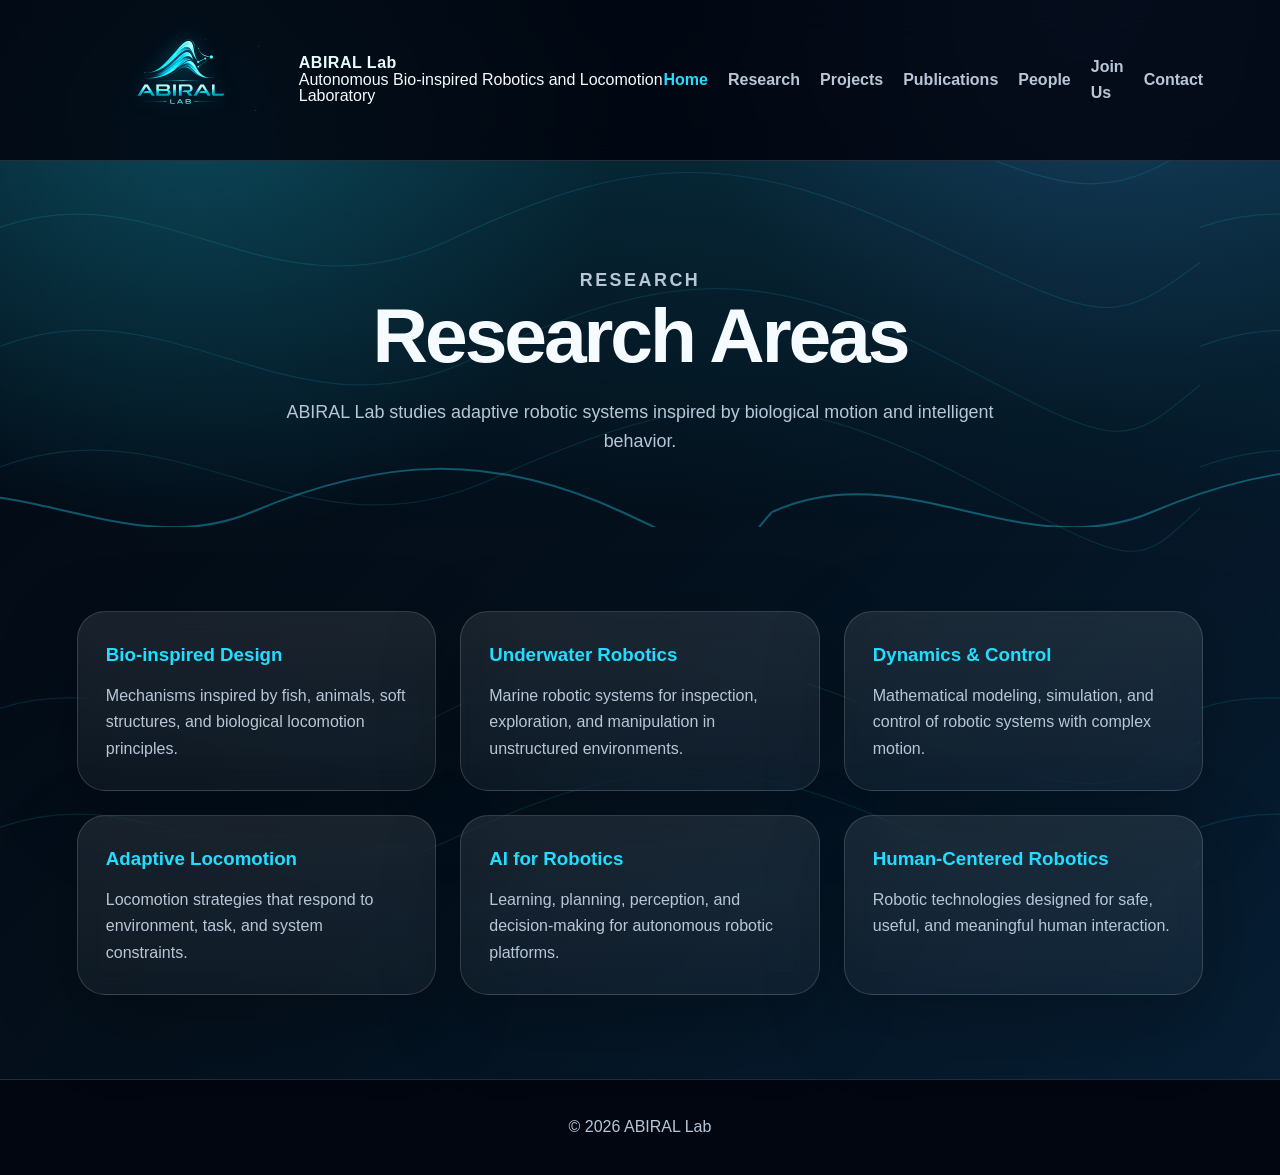
<file: research.html>
<!DOCTYPE html><html lang="en"><head><meta charset="UTF-8"><meta name="viewport" content="width=device-width, initial-scale=1.0"><title>Research | ABIRAL Lab</title><link rel="stylesheet" href="assets/css/style.css"></head><body>


<header class="site-header">

  <a class="brand" href="index.html">

    <img
      src="assets/images/logo.png"
      alt="ABIRAL Lab Logo"
      class="brand-logo"
    >

    <span class="brand-info">
<strong>ABIRAL Lab</strong>

<medium>
  Autonomous Bio-inspired Robotics and Locomotion Laboratory
</medium>
    </span>

  </a>



    <button class="menu-toggle" aria-label="Toggle navigation">☰</button>
    <nav class="nav">
      <a class="active" href="index.html">Home</a>
      <a href="research.html">Research</a>
      <a href="projects.html">Projects</a>
      <a href="publications.html">Publications</a>
      <a href="people.html">People</a>
      <a href="join.html">Join Us</a>
      <a href="contact.html">Contact</a>
    </nav>
  </header>


<main><section class="page-hero"><p class="eyebrow">Research</p><h1>Research Areas</h1><p>ABIRAL Lab studies adaptive robotic systems inspired by biological motion and intelligent behavior.</p></section>
<section class="section"><div class="cards three"><article class="card"><h3>Bio-inspired Design</h3><p>Mechanisms inspired by fish, animals, soft structures, and biological locomotion principles.</p></article><article class="card"><h3>Underwater Robotics</h3><p>Marine robotic systems for inspection, exploration, and manipulation in unstructured environments.</p></article><article class="card"><h3>Dynamics & Control</h3><p>Mathematical modeling, simulation, and control of robotic systems with complex motion.</p></article><article class="card"><h3>Adaptive Locomotion</h3><p>Locomotion strategies that respond to environment, task, and system constraints.</p></article><article class="card"><h3>AI for Robotics</h3><p>Learning, planning, perception, and decision-making for autonomous robotic platforms.</p></article><article class="card"><h3>Human-Centered Robotics</h3><p>Robotic technologies designed for safe, useful, and meaningful human interaction.</p></article></div></section></main>
<footer class="footer"><p>© 2026 ABIRAL Lab</p></footer><script src="assets/js/main.js"></script></body></html>
</file>
<file: assets/css/style.css>
:root{
  --bg:#04101c;
  --bg2:#08243b;
  --panel:rgba(255,255,255,.075);
  --line:rgba(255,255,255,.15);
  --text:#f5fbff;
  --muted:#b8c7d8;
  --cyan:#22ddff;
  --blue:#5d8cff;
  --aqua:#70ffe2;
  --dark:#020711;
}
*{box-sizing:border-box;margin:0;padding:0}
html{scroll-behavior:smooth}
body{
  font-family:Inter,Arial,sans-serif;
  background:
    radial-gradient(circle at 15% 10%,rgba(34,221,255,.18),transparent 28%),
    radial-gradient(circle at 85% 0%,rgba(93,140,255,.18),transparent 26%),
    linear-gradient(135deg,#020711 0%,#04101c 48%,#071f35 100%);
  color:var(--text);
  line-height:1.65;
  overflow-x:hidden;
}
body:before{
  content:"";
  position:fixed;
  inset:0;
  pointer-events:none;
  opacity:.28;
  background-image:
    url("data:image/svg+xml,%3Csvg width='1200' height='600' viewBox='0 0 1200 600' xmlns='http://www.w3.org/2000/svg'%3E%3Cg fill='none' stroke='%2322ddff' stroke-width='1.2' stroke-opacity='.45'%3E%3Cpath d='M-30 120 C140 40 260 210 430 120 S720 40 900 120 1110 210 1230 120'/%3E%3Cpath d='M-30 240 C150 150 260 330 450 240 S740 150 930 240 1110 330 1230 240'/%3E%3Cpath d='M-30 360 C160 260 280 450 470 360 S760 260 950 360 1120 450 1230 360'/%3E%3Cpath d='M-30 480 C170 380 290 570 490 480 S780 380 970 480 1130 570 1230 480'/%3E%3C/g%3E%3C/svg%3E");
  background-size:1200px 600px;
  animation:waveDrift 24s linear infinite;
}
a{color:var(--cyan);text-decoration:none}
.site-header{
  position:sticky;top:0;z-index:10;
  display:flex;align-items:center;justify-content:space-between;
  padding:16px 6%;
  background:rgba(2,7,17,.78);
  backdrop-filter:blur(18px);
  border-bottom:1px solid var(--line);
}
.brand{display:flex;gap:12px;align-items:center;color:var(--text)}
.brand-mark{
  display:grid;place-items:center;width:44px;height:44px;border-radius:16px;
  background:linear-gradient(135deg,var(--cyan),var(--aqua) 48%,var(--blue));
  color:#00111a;font-weight:900;
  box-shadow:0 0 34px rgba(34,221,255,.32);
}
.brand small{display:block;color:var(--muted);font-size:.75rem}
.nav{display:flex;gap:20px;align-items:center}.nav a{color:var(--muted);font-weight:700}.nav a:hover,.nav a.active{color:var(--cyan)}
.menu-toggle{display:none;background:none;border:1px solid var(--line);color:var(--text);font-size:1.4rem;border-radius:10px;padding:6px 10px}
.hero{min-height:90vh;display:flex;align-items:center;padding:90px 6%;position:relative;overflow:hidden}
.hero:before,.hero:after{content:"";position:absolute;left:-10%;right:-10%;height:190px;pointer-events:none;background-repeat:repeat-x;background-size:900px 190px;opacity:.48}
.hero:before{bottom:0;background-image:url("data:image/svg+xml,%3Csvg width='900' height='190' viewBox='0 0 900 190' xmlns='http://www.w3.org/2000/svg'%3E%3Cpath d='M0 95 C120 20 240 170 360 95 S600 20 720 95 840 170 900 95 V190 H0 Z' fill='%23093a5a' fill-opacity='.75'/%3E%3Cpath d='M0 105 C120 30 240 180 360 105 S600 30 720 105 840 180 900 105' fill='none' stroke='%2322ddff' stroke-width='3' stroke-opacity='.55'/%3E%3C/svg%3E");animation:waveSlide 18s linear infinite}
.hero:after{bottom:28px;background-image:url("data:image/svg+xml,%3Csvg width='900' height='190' viewBox='0 0 900 190' xmlns='http://www.w3.org/2000/svg'%3E%3Cpath d='M0 110 C140 45 230 150 360 110 S600 45 720 110 830 150 900 110' fill='none' stroke='%2370ffe2' stroke-width='2' stroke-opacity='.45'/%3E%3C/svg%3E");animation:waveSlideReverse 23s linear infinite}
.hero-grid{display:grid;grid-template-columns:1.15fr .85fr;gap:56px;align-items:center;width:100%;position:relative;z-index:1}
.eyebrow{color:var(--aqua);text-transform:uppercase;letter-spacing:.14em;font-size:.82rem;font-weight:900;margin-bottom:12px}
.hero h1,.page-hero h1{font-size:clamp(2.5rem,6vw,5.4rem);line-height:1.02;margin-bottom:24px;letter-spacing:-.04em}
.hero h1 span,.fluid-text{background:linear-gradient(90deg,var(--cyan),var(--aqua),#fff);-webkit-background-clip:text;background-clip:text;color:transparent}
.lead,.page-hero p,.section-heading p{color:var(--muted);font-size:1.12rem;max-width:760px}
.hero-actions{margin-top:32px;display:flex;gap:16px;flex-wrap:wrap}.btn{display:inline-block;padding:13px 22px;border-radius:999px;font-weight:900;border:1px solid var(--line)}.btn.primary{background:linear-gradient(135deg,var(--cyan),var(--aqua));color:#00111a;box-shadow:0 16px 45px rgba(34,221,255,.22)}.btn.secondary{color:var(--text);background:rgba(255,255,255,.06)}
.hero-card,.panel,.card,.person,.publication,.project,.contact-form{background:linear-gradient(180deg,rgba(255,255,255,.09),rgba(255,255,255,.045));border:1px solid var(--line);border-radius:28px;box-shadow:0 24px 80px rgba(0,0,0,.25);backdrop-filter:blur(12px)}
.hero-card{padding:36px;position:relative;overflow:hidden}.hero-card:before{content:"";position:absolute;inset:-80px;background:conic-gradient(from 180deg,transparent,var(--cyan),transparent,var(--blue),transparent);opacity:.16;animation:spin 12s linear infinite}.hero-card>*{position:relative}.orbit{height:220px;border:1px solid rgba(34,221,255,.4);border-radius:48% 52% 46% 54%;margin-bottom:28px;background:radial-gradient(circle,rgba(34,221,255,.24),transparent 58%);animation:morph 7s ease-in-out infinite}.hero-card h2{font-size:2.6rem;color:var(--cyan)}.stats{display:grid;gap:12px;margin-top:24px}.stats div{padding:14px;border-radius:18px;background:rgba(255,255,255,.06);border:1px solid rgba(255,255,255,.08)}.stats span{display:block;color:var(--muted);font-size:.9rem}
.section{padding:84px 6%;position:relative}.section-heading{text-align:center;max-width:880px;margin:0 auto 44px}.section-heading h2,.section h2{font-size:clamp(2rem,4vw,3rem);margin-bottom:16px;letter-spacing:-.03em}.cards{display:grid;gap:24px}.cards.four{grid-template-columns:repeat(4,1fr)}.cards.three{grid-template-columns:repeat(3,1fr)}.card,.person,.publication{padding:28px}.card h3,.person h3,.publication h3,.project h3{color:var(--cyan);margin-bottom:12px}.card p,.person p,.publication p,.project p,.panel p,.clean-list{color:var(--muted)}.glow:hover,.card:hover{border-color:rgba(34,221,255,.75);transform:translateY(-5px);transition:.25s;box-shadow:0 22px 70px rgba(34,221,255,.12)}
.split{display:grid;grid-template-columns:1fr 1fr;gap:32px;align-items:center}.panel{padding:34px}.clean-list{list-style:none;display:grid;gap:12px}.clean-list li{padding-left:24px;position:relative}.clean-list li:before{content:'∿';position:absolute;left:0;color:var(--aqua);font-weight:900}.dark-band{background:linear-gradient(90deg,rgba(34,221,255,.07),rgba(0,0,0,.22),rgba(112,255,226,.06))}.page-hero{padding:105px 6% 70px;text-align:center;background:linear-gradient(180deg,rgba(34,221,255,.12),transparent);position:relative;overflow:hidden}.page-hero:after{content:"";position:absolute;left:-10%;right:-10%;bottom:-35px;height:120px;background:url("data:image/svg+xml,%3Csvg width='900' height='120' viewBox='0 0 900 120' xmlns='http://www.w3.org/2000/svg'%3E%3Cpath d='M0 70 C130 10 250 125 380 70 S620 10 750 70 850 125 900 70' fill='none' stroke='%2322ddff' stroke-width='2' stroke-opacity='.35'/%3E%3C/svg%3E") repeat-x;background-size:900px 120px;animation:waveSlide 20s linear infinite}.page-hero>*{position:relative;z-index:1}.page-hero p{margin:0 auto}.project-list{display:grid;gap:18px}.project{display:grid;grid-template-columns:70px 1fr;gap:18px;padding:26px}.project span{font-size:2rem;font-weight:900;color:var(--cyan)}.avatar{width:82px;height:82px;border-radius:50%;display:grid;place-items:center;background:linear-gradient(135deg,var(--cyan),var(--aqua),var(--blue));color:#00111a;font-weight:900;font-size:1.4rem;margin-bottom:18px}.contact-grid{display:grid;grid-template-columns:1fr 1fr;gap:32px}.contact-form{padding:30px;display:grid;gap:16px}.contact-form label{display:grid;gap:8px;color:var(--muted)}input,textarea{width:100%;padding:13px 14px;border-radius:12px;border:1px solid var(--line);background:rgba(0,0,0,.25);color:var(--text)}textarea{min-height:130px}.note{font-size:.9rem;color:var(--muted)}.footer{text-align:center;padding:34px 6%;background:#020611;color:var(--muted);border-top:1px solid var(--line)}
@keyframes waveDrift{from{background-position:0 0}to{background-position:1200px 0}}
@keyframes waveSlide{from{background-position:0 0}to{background-position:900px 0}}
@keyframes waveSlideReverse{from{background-position:900px 0}to{background-position:0 0}}
@keyframes spin{to{transform:rotate(360deg)}}
@keyframes morph{0%,100%{border-radius:48% 52% 46% 54%;transform:scale(1)}50%{border-radius:58% 42% 56% 44%;transform:scale(1.035)}}
@media(max-width:980px){.hero-grid,.split,.contact-grid{grid-template-columns:1fr}.cards.four,.cards.three{grid-template-columns:repeat(2,1fr)}}
@media(max-width:760px){.site-header{align-items:flex-start}.menu-toggle{display:block}.nav{display:none;position:absolute;left:6%;right:6%;top:72px;flex-direction:column;align-items:flex-start;background:rgba(3,8,18,.96);padding:18px;border:1px solid var(--line);border-radius:18px}.nav.open{display:flex}.hero{padding-top:50px}.cards.four,.cards.three{grid-template-columns:1fr}.project{grid-template-columns:1fr}.brand small{display:none}.hero-card{padding:26px}}



/* =========================================
   ORIGIN / TIMELINE SECTION
========================================= */

.origin-section {
  position: relative;
  padding: 140px 8%;
  overflow: hidden;
  background:
    radial-gradient(circle at top left,
      rgba(0,212,255,0.12),
      transparent 40%),
    linear-gradient(to bottom,
      #07111f,
      #081a2d);
}

.wave-divider {
  position: absolute;
  top: -60px;
  left: 0;
  width: 100%;
  height: 140px;
  background:
    radial-gradient(circle at 50% 0%,
      rgba(0,212,255,0.15),
      transparent 70%);
  filter: blur(30px);
}

.origin-container {
  display: grid;
  grid-template-columns: 1fr 1.2fr;
  gap: 60px;
  align-items: center;
}

.origin-tag {
  display: inline-block;
  padding: 8px 18px;
  border: 1px solid rgba(0,212,255,0.3);
  border-radius: 50px;
  color: #00d4ff;
  font-size: 0.85rem;
  letter-spacing: 2px;
  margin-bottom: 24px;
}

.origin-left h2 {
  font-size: 3.2rem;
  line-height: 1.2;
  color: white;
}

.origin-card {
  position: relative;
  background: rgba(255,255,255,0.05);
  border: 1px solid rgba(255,255,255,0.08);
  border-radius: 28px;
  padding: 50px;
  backdrop-filter: blur(14px);
  overflow: hidden;
}

.origin-card::before {
  content: '';
  position: absolute;
  top: -100px;
  right: -100px;
  width: 240px;
  height: 240px;
  background: rgba(0,212,255,0.08);
  border-radius: 50%;
  filter: blur(40px);
}

.year-badge {
  display: inline-block;
  background: #00d4ff;
  color: #07111f;
  padding: 10px 18px;
  border-radius: 14px;
  font-weight: bold;
  margin-bottom: 28px;
}

.origin-card p {
  color: #d7e4f3;
  line-height: 1.9;
  font-size: 1.05rem;
}

/* Responsive */

@media (max-width: 900px) {

  .origin-container {
    grid-template-columns: 1fr;
  }

  .origin-left h2 {
    font-size: 2.2rem;
  }

  .origin-card {
    padding: 35px;
  }
}



/* =========================================
   MODERN CAD SHOWCASE
========================================= */

.cad-showcase {
  padding: 140px 8%;
  position: relative;
}

.cad-header {
  text-align: center;
  margin-bottom: 90px;
}

.cad-header span {
  color: #00d4ff;
  letter-spacing: 2px;
  font-size: 0.85rem;
  border: 1px solid rgba(0,212,255,0.25);
  padding: 8px 18px;
  border-radius: 40px;
}

.cad-header h3 {
  margin-top: 24px;
  font-size: 3rem;
  color: white;
}

.cad-header p {
  max-width: 950px;
  margin: 24px auto 0;
  color: #c9d7e8;
  line-height: 1.9;
  font-size: 1.05rem;
}

/* ROW */

.cad-row {
  display: grid;
  grid-template-columns: 1.1fr 1fr;
  gap: 50px;
  align-items: center;

  background:
    linear-gradient(
      135deg,
      rgba(255,255,255,0.03),
      rgba(255,255,255,0.015)
    );

  border: 1px solid rgba(0,212,255,0.12);
  border-radius: 32px;

  padding: 30px;
  margin-bottom: 45px;

  backdrop-filter: blur(14px);

  transition: 0.4s;
}

.cad-row:hover {
  transform: translateY(-8px);

  border-color: rgba(0,212,255,0.35);

  box-shadow:
    0 0 50px rgba(0,212,255,0.10);
}

/* IMAGE */

.cad-image {
  border-radius: 24px;
  overflow: hidden;
  background: #0a1320;
}

.cad-image img {
  width: 100%;
  max-height: 420px;
  object-fit: contain;
  display: block;

  transition: 0.5s;
}

.cad-row:hover img {
  transform: scale(1.02);
}

/* CONTENT */

.cad-content {
  padding: 10px;
}

.cad-icon {
  width: 70px;
  height: 70px;

  display: flex;
  align-items: center;
  justify-content: center;

  border-radius: 50%;

  background:
    rgba(0,212,255,0.08);

  border:
    1px solid rgba(0,212,255,0.2);

  font-size: 1.8rem;

  margin-bottom: 24px;
}

.cad-label {
  color: #00d4ff;
  font-size: 0.9rem;
  letter-spacing: 1.5px;
}

.cad-content h4 {
  margin-top: 12px;
  font-size: 2.2rem;
  color: white;
}

.cad-line {
  width: 80px;
  height: 3px;
  background: #00d4ff;
  margin: 24px 0;
  border-radius: 20px;
}

.cad-content p {
  color: #d7e4f3;
  line-height: 1.9;
  font-size: 1.05rem;
}

/* RESPONSIVE */

@media (max-width: 1000px) {

  .cad-row {
    grid-template-columns: 1fr;
  }

  .cad-header h3 {
    font-size: 2.2rem;
  }

  .cad-content h4 {
    font-size: 1.8rem;
  }

  .cad-image img {
    max-height: 320px;
  }
}


/* =========================================
   ABIRAL LOGO
========================================= */

.abiral-logo {
  display: flex;
  flex-direction: column;
  align-items: center;
  justify-content: center;

  padding: 40px;
}

/* SYMBOL */

.logo-symbol {
  width: 340px;
  margin-bottom: 10px;
}

.logo-symbol svg {
  width: 100%;
  height: auto;
}

/* TEXT */

.logo-text {
  text-align: center;
}

.logo-text h1 {

  font-size: 4rem;
  font-weight: 800;
  letter-spacing: 6px;

  margin: 0;

  background:
    linear-gradient(
      to right,
      #8ffcff,
      #00d4ff
    );

  -webkit-background-clip: text;
  -webkit-text-fill-color: transparent;

  text-shadow:
    0 0 25px rgba(0,212,255,0.35);
}

.logo-text span {

  display: block;

  margin-top: -5px;

  font-size: 1.4rem;
  letter-spacing: 10px;

  color: #b8f6ff;

  text-shadow:
    0 0 12px rgba(0,212,255,0.25);
}

/* RESPONSIVE */

@media (max-width: 768px) {

  .logo-symbol {
    width: 240px;
  }

  .logo-text h1 {
    font-size: 2.8rem;
  }

  .logo-text span {
    font-size: 1rem;
    letter-spacing: 6px;
  }

}


/* =========================================
   HERO ELLIPSE LOGO
========================================= */

.hero-ellipse {

  position: relative;

  width: 100%;
  height: 260px;

  display: flex;
  align-items: center;
  justify-content: center;

  margin-bottom: 50px;

  border-radius: 50%;

  border:
    2px solid rgba(0,212,255,0.18);

  background:
    radial-gradient(
      circle at center,
      rgba(0,212,255,0.12),
      rgba(0,212,255,0.02)
    );

  overflow: hidden;
}

/* glow */

.hero-ellipse::before {

  content: '';

  position: absolute;

  width: 140%;
  height: 140%;

  background:
    radial-gradient(
      circle,
      rgba(0,212,255,0.12),
      transparent 70%
    );

  animation:
    pulseGlow 6s ease-in-out infinite;
}

/* LOGO */

.ellipse-logo {

  position: relative;
  z-index: 2;

  width: 240px;
  max-width: 65%;

  object-fit: contain;

  filter:
    drop-shadow(0 0 35px rgba(0,212,255,0.4));

  transition: 0.5s;
}

.ellipse-logo:hover {

  transform:
    scale(1.04);

  filter:
    drop-shadow(0 0 55px rgba(0,212,255,0.65));
}

/* ANIMATION */

@keyframes pulseGlow {

  0% {
    transform: scale(1);
    opacity: 0.6;
  }

  50% {
    transform: scale(1.05);
    opacity: 1;
  }

  100% {
    transform: scale(1);
    opacity: 0.6;
  }
}

/* =========================================
   HERO ELLIPSE LOGO
========================================= */

.hero-ellipse {

  position: relative;

  width: 100%;
  height: 260px;

  display: flex;
  align-items: center;
  justify-content: center;

  margin-bottom: 50px;

  border-radius: 50%;

  border:
    2px solid rgba(0,212,255,0.18);

  background:
    radial-gradient(
      circle at center,
      rgba(0,212,255,0.12),
      rgba(0,212,255,0.02)
    );

  overflow: hidden;
}

/* glow */

.hero-ellipse::before {

  content: '';

  position: absolute;

  width: 140%;
  height: 140%;

  background:
    radial-gradient(
      circle,
      rgba(0,212,255,0.12),
      transparent 70%
    );

  animation:
    pulseGlow 6s ease-in-out infinite;
}

/* LOGO */

.ellipse-logo {

  position: relative;
  z-index: 2;

  width: 240px;
  max-width: 65%;

  object-fit: contain;

  filter:
    drop-shadow(0 0 35px rgba(0,212,255,0.4));

  transition: 0.5s;
}

.ellipse-logo:hover {

  transform:
    scale(1.04);

  filter:
    drop-shadow(0 0 55px rgba(0,212,255,0.65));
}

/* ANIMATION */

@keyframes pulseGlow {

  0% {
    transform: scale(1);
    opacity: 0.6;
  }

  50% {
    transform: scale(1.05);
    opacity: 1;
  }

  100% {
    transform: scale(1);
    opacity: 0.6;
  }
}

/* MOBILE */

@media (max-width: 420px) {

  .hero-ellipse {
    height: 60px;
  }

  .ellipse-logo {
    width: 40px;
  }

}

//* =========================================
   HEADER BRAND
========================================= */

.brand {

  display: flex;
  align-items: center;
  gap: 12px;

  text-decoration: none;
}

/* LOGO */

.brand-logo {

  width: 256px;
  height: 128px;

  object-fit: contain;

  border-radius: 50%;

  filter:
    drop-shadow(0 0 10px rgba(0,212,255,0.28));

  transition: 0.15s;
}

.brand:hover .brand-logo {

  transform: scale(1.05);

  filter:
    drop-shadow(0 0 16px rgba(0,212,255,0.45));
}

/* TEXT */

.brand-info {

  display: flex;
  flex-direction: column;

  line-height: 1.05;
}

.brand-info strong {

  color: #e8fbff;

  font-size: 1rem;
  letter-spacing: 0.5px;
}

.brand-info small {

  margin-top: 4px;

  color: #8eb7c9;

  font-size: 0.68rem;

  letter-spacing: 0.8px;
}

/* MOBILE */

@media (max-width: 768px) {

  .brand-logo {

    width: 64px;
    height: 64px;
  }

  .brand-info strong {

    font-size: 0.9rem;
  }

  .brand-info small {

    font-size: 0.58rem;
  }

}

/* =========================================
   PEOPLE SECTION
========================================= */

.person {

  background:
    linear-gradient(
      145deg,
      rgba(255,255,255,0.04),
      rgba(255,255,255,0.015)
    );

  border:
    1px solid rgba(0,212,255,0.12);

  border-radius: 28px;

  padding: 40px 32px;

  text-align: center;

  transition: 0.4s;

  backdrop-filter: blur(12px);
}

.person:hover {

  transform: translateY(-8px);

  border-color:
    rgba(0,212,255,0.35);

  box-shadow:
    0 0 40px rgba(0,212,255,0.10);
}

/* IMAGE */

.person-img {

  width: 130px;
  height: 130px;

  border-radius: 50%;

  object-fit: cover;

  margin-bottom: 24px;

  border:
    3px solid rgba(0,212,255,0.28);

  box-shadow:
    0 0 24px rgba(0,212,255,0.15);
}

/* NAME */

.person h3 {

  color: white;

  font-size: 1.35rem;

  margin-bottom: 10px;
}

/* ROLE */

.person .role {

  color: #00d4ff;

  font-weight: 600;

  margin-bottom: 20px;

  letter-spacing: 0.5px;
}

/* DESCRIPTION */

.person p {

  color: #cddceb;

  line-height: 1.8;

  font-size: 0.96rem;
}

/* AVATAR FALLBACK */

.avatar {

  width: 130px;
  height: 130px;

  margin: auto auto 24px;

  border-radius: 50%;

  display: flex;
  align-items: center;
  justify-content: center;

  background:
    radial-gradient(
      circle,
      rgba(0,212,255,0.18),
      rgba(0,212,255,0.05)
    );

  border:
    2px solid rgba(0,212,255,0.2);

  color: #00d4ff;

  font-size: 2rem;
  font-weight: bold;
}

/* =========================================
   FOUR COLUMN GRID
========================================= */

.cards.four {

  display: grid;

  grid-template-columns:
    repeat(auto-fit, minmax(280px, 1fr));

  gap: 30px;
}




/* =========================================
   TRACTOR PROJECTS
========================================= */

.tractor-projects {

  display: flex;
  flex-direction: column;

  gap: 35px;

  margin-bottom: 80px;
}

/* CARD */

.tractor-card {

  display: grid;

  grid-template-columns:
    380px 1fr;

  gap: 35px;

  align-items: center;

  background:
    linear-gradient(
      145deg,
      rgba(255,255,255,0.04),
      rgba(255,255,255,0.015)
    );

  border:
    1px solid rgba(0,212,255,0.12);

  border-radius: 28px;

  overflow: hidden;

  transition: 0.4s;

  backdrop-filter: blur(12px);
}

.tractor-card:hover {

  transform: translateY(-6px);

  border-color:
    rgba(0,212,255,0.35);

  box-shadow:
    0 0 40px rgba(0,212,255,0.10);
}

/* IMAGE */

.tractor-image {

  background: #0a1320;

  height: 240px;

  display: flex;
  align-items: center;
  justify-content: center;
}

.tractor-image img {

  width: 100%;
  height: 100%;

  object-fit: contain;

  transition: 0.5s;
}

.tractor-card:hover img {

  transform: scale(1.03);
}

/* CONTENT */

.tractor-content {

  padding-right: 40px;
}

.tractor-content span {

  display: inline-block;

  margin-bottom: 14px;

  color: #00d4ff;

  font-size: 0.9rem;

  letter-spacing: 1px;
}

.tractor-content h3 {

  color: white;

  font-size: 2rem;

  margin-bottom: 18px;
}

.tractor-content p {

  color: #cddceb;

  line-height: 1.9;

  max-width: 800px;
}

/* MOBILE */

@media (max-width: 900px) {

  .tractor-card {

    grid-template-columns: 1fr;
  }

  .tractor-image {

    height: 220px;
  }

  .tractor-content {

    padding:
      10px 28px 35px;
  }

  .tractor-content h3 {

    font-size: 1.5rem;
  }

}


.orbit {
  width: 220px;
  height: 300px;
  margin: 0 auto 1.5rem;

  border-radius: 50%;
  position: relative;

  display: flex;
  align-items: center;
  justify-content: center;

  background:
    radial-gradient(circle at center,
    rgba(0,255,200,0.15),
    transparent 70%);

  border: 1px solid rgba(0,255,200,0.25);

  animation: rotateOrbit 12s linear infinite;

  box-shadow:
    0 0 20px rgba(0,255,200,0.25),
    0 0 60px rgba(0,255,200,0.15);
}

.orbit-logo {
  width: 350px;
  height: 250px;
  object-fit: contain;

  animation: counterRotate 12s linear infinite;
}

@keyframes rotateOrbit {
  from {
    transform: rotate(0deg);
  }

  to {
    transform: rotate(360deg);
  }
}

@keyframes counterRotate {
  from {
    transform: rotate(0deg);
  }

  to {
    transform: rotate(-360deg);
  }
}
</file>
